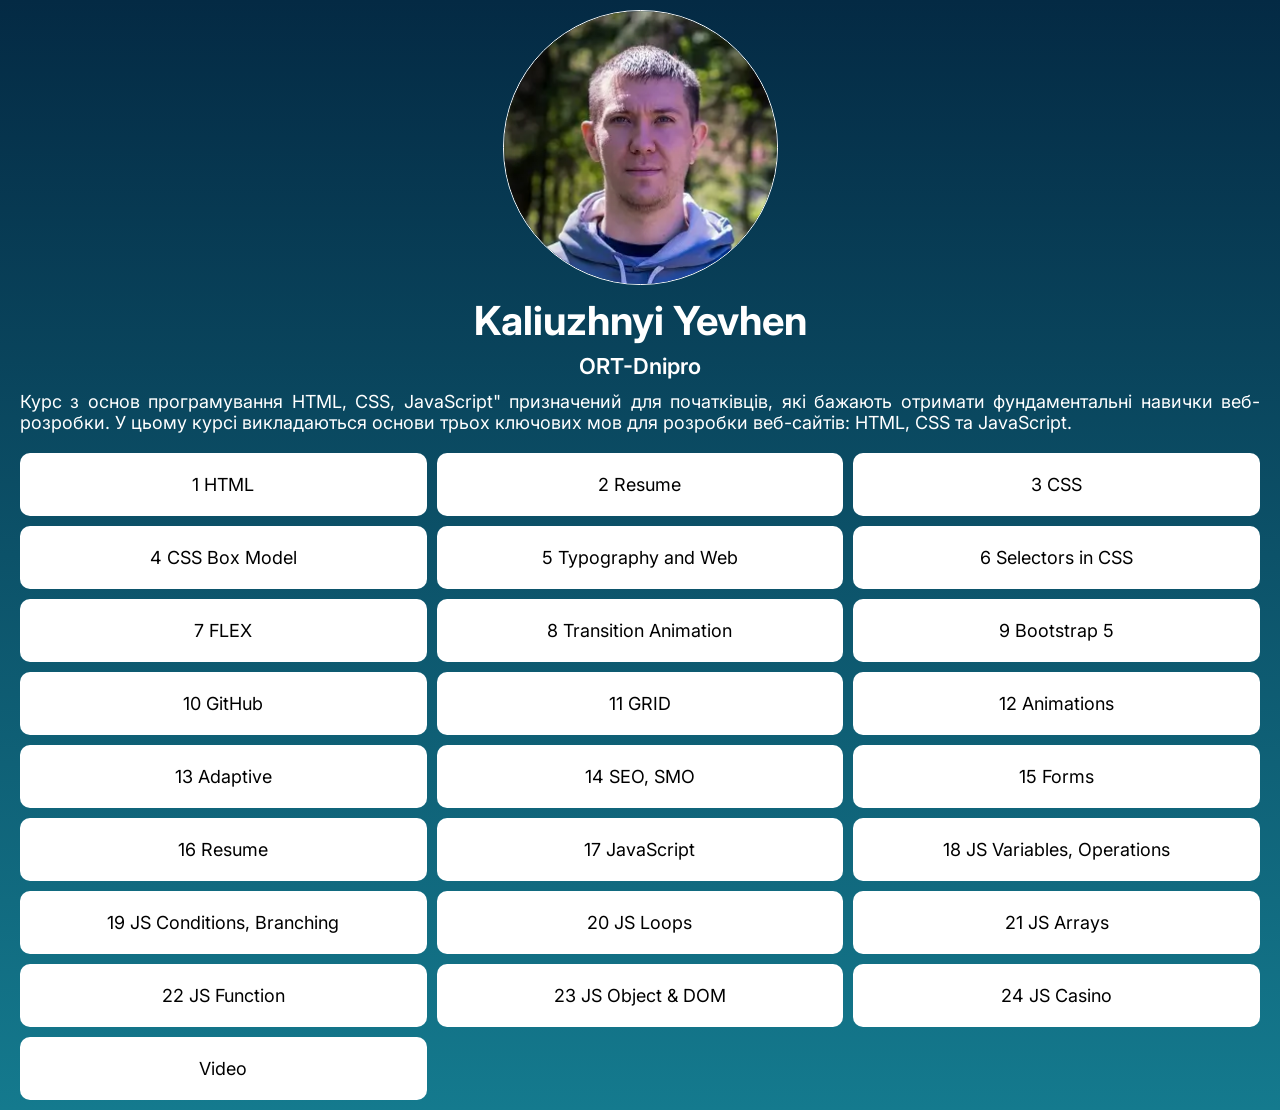
<file: index.html>
<!DOCTYPE html>
<html lang="en">
  <head>
    <meta charset="UTF-8">
    <meta http-equiv="X-UA-Compatible" content="IE=edge">
    <meta name="viewport" content="width=device-width, initial-scale=1.0">
    <meta name="robots" content="noindex, nofollow">
    <title>ORT-Dnipro Home Work</title>
    <link rel="stylesheet" href="css/style.css">
  </head>

  <body>
    <div class="wrapper">
      <header class="header"></header>
      <main class="main">
        <div class="main__container">
          <div class="about about--margin">
            <a href="./" class="about__link">
              <div class="about__img">
                <img src="img/evklzn.webp" alt="Kaliuzhnyi Yevhen photo">
              </div>
            </a>
            <h1 class="about__title">Kaliuzhnyi Yevhen</h1>
            <h2 class="about__subtitle subtitle">ORT-Dnipro</h2>
            <div class="about__text">
              <p>
                Курс з основ програмування HTML, CSS, JavaScript" призначений
                для початківців, які бажають отримати фундаментальні навички
                веб-розробки. У цьому курсі викладаються основи трьох ключових
                мов для розробки веб-сайтів: HTML, CSS та JavaScript.
              </p>
            </div>
          </div>

          <div class="items items--row">
            <a href="lesson01" class="item" target="blank">
              <div class="item__body item__body--column">
                <div class="item__link">1 HTML</div>
              </div>
            </a>

            <a href="lesson02" class="item" target="blank">
              <div class="item__body item__body--column">
                <div class="item__link">2 Resume</div>
              </div>
            </a>

            <a href="lesson03" class="item" target="blank">
              <div class="item__body item__body--column">
                <div class="item__link">3 CSS</div>
              </div>
            </a>

            <a href="lesson04" class="item" target="blank">
              <div class="item__body item__body--column">
                <div class="item__link">4 CSS Box Model</div>
              </div>
            </a>

            <a href="lesson05" class="item" target="blank">
              <div class="item__body item__body--column">
                <div class="item__link">5 Typography and Web</div>
              </div>
            </a>

            <a href="lesson06" class="item" target="blank">
              <div class="item__body item__body--column">
                <div class="item__link">6 Selectors in CSS</div>
              </div>
            </a>

            <a href="lesson07" class="item" target="blank">
              <div class="item__body item__body--column">
                <div class="item__link">7 FLEX</div>
              </div>
            </a>

            <a href="lesson08" class="item" target="blank">
              <div class="item__body item__body--column">
                <div class="item__link">8 Transition Animation</div>
              </div>
            </a>

            <a href="lesson09" class="item" target="blank">
              <div class="item__body item__body--column">
                <div class="item__link">9 Bootstrap 5</div>
              </div>
            </a>

            <a href="lesson10" class="item" target="blank">
              <div class="item__body item__body--column">
                <div class="item__link">10 GitHub</div>
              </div>
            </a>

            <a href="lesson11" class="item" target="blank">
              <div class="item__body item__body--column">
                <div class="item__link">11 GRID</div>
              </div>
            </a>

            <a href="lesson12" class="item" target="blank">
              <div class="item__body item__body--column">
                <div class="item__link">12 Animations</div>
              </div>
            </a>

            <a href="lesson13" class="item" target="blank">
              <div class="item__body item__body--column">
                <div class="item__link">13 Adaptive</div>
              </div>
            </a>

            <a href="lesson14" class="item" target="blank">
              <div class="item__body item__body--column">
                <div class="item__link">14 SEO, SMO</div>
              </div>
            </a>

            <a href="lesson15" class="item" target="blank">
              <div class="item__body item__body--column">
                <div class="item__link">15 Forms</div>
              </div>
            </a>

            <a href="lesson16" class="item" target="blank">
              <div class="item__body item__body--column">
                <div class="item__link">16 Resume</div>
              </div>
            </a>

            <a href="lesson17" class="item" target="blank">
              <div class="item__body item__body--column">
                <div class="item__link">17 JavaScript</div>
              </div>
            </a>

            <a href="lesson18" class="item" target="blank">
              <div class="item__body item__body--column">
                <div class="item__link">18 JS Variables, Operations</div>
              </div>
            </a>

            <a href="lesson19" class="item" target="blank">
              <div class="item__body item__body--column">
                <div class="item__link">19 JS Conditions, Branching</div>
              </div>
            </a>

            <a href="lesson20" class="item" target="blank">
              <div class="item__body item__body--column">
                <div class="item__link">20 JS Loops</div>
              </div>
            </a>

            <a href="lesson21" class="item" target="blank">
              <div class="item__body item__body--column">
                <div class="item__link">21 JS Arrays</div>
              </div>
            </a>

            <a href="lesson22" class="item" target="blank">
              <div class="item__body item__body--column">
                <div class="item__link">22 JS Function</div>
              </div>
            </a>

            <a href="lesson23" class="item" target="blank">
              <div class="item__body item__body--column">
                <div class="item__link">23 JS Object & DOM</div>
              </div>
            </a>

            <a href="lesson24" class="item" target="blank">
              <div class="item__body item__body--column">
                <div class="item__link">24 JS Casino</div>
              </div>
            </a>

            <a
              href="https://www.youtube.com/playlist?list=PLS9lGpungYvZp4MRZH42xHVOM2UXSrjYI"
              class="item"
              target="blank">
              <div class="item__body item__body--column">
                <div class="item__link">Video</div>
              </div>
            </a>
          </div>
        </div>
      </main>
      <footer class="footer"></footer>
    </div>
  </body>
</html>
</file>
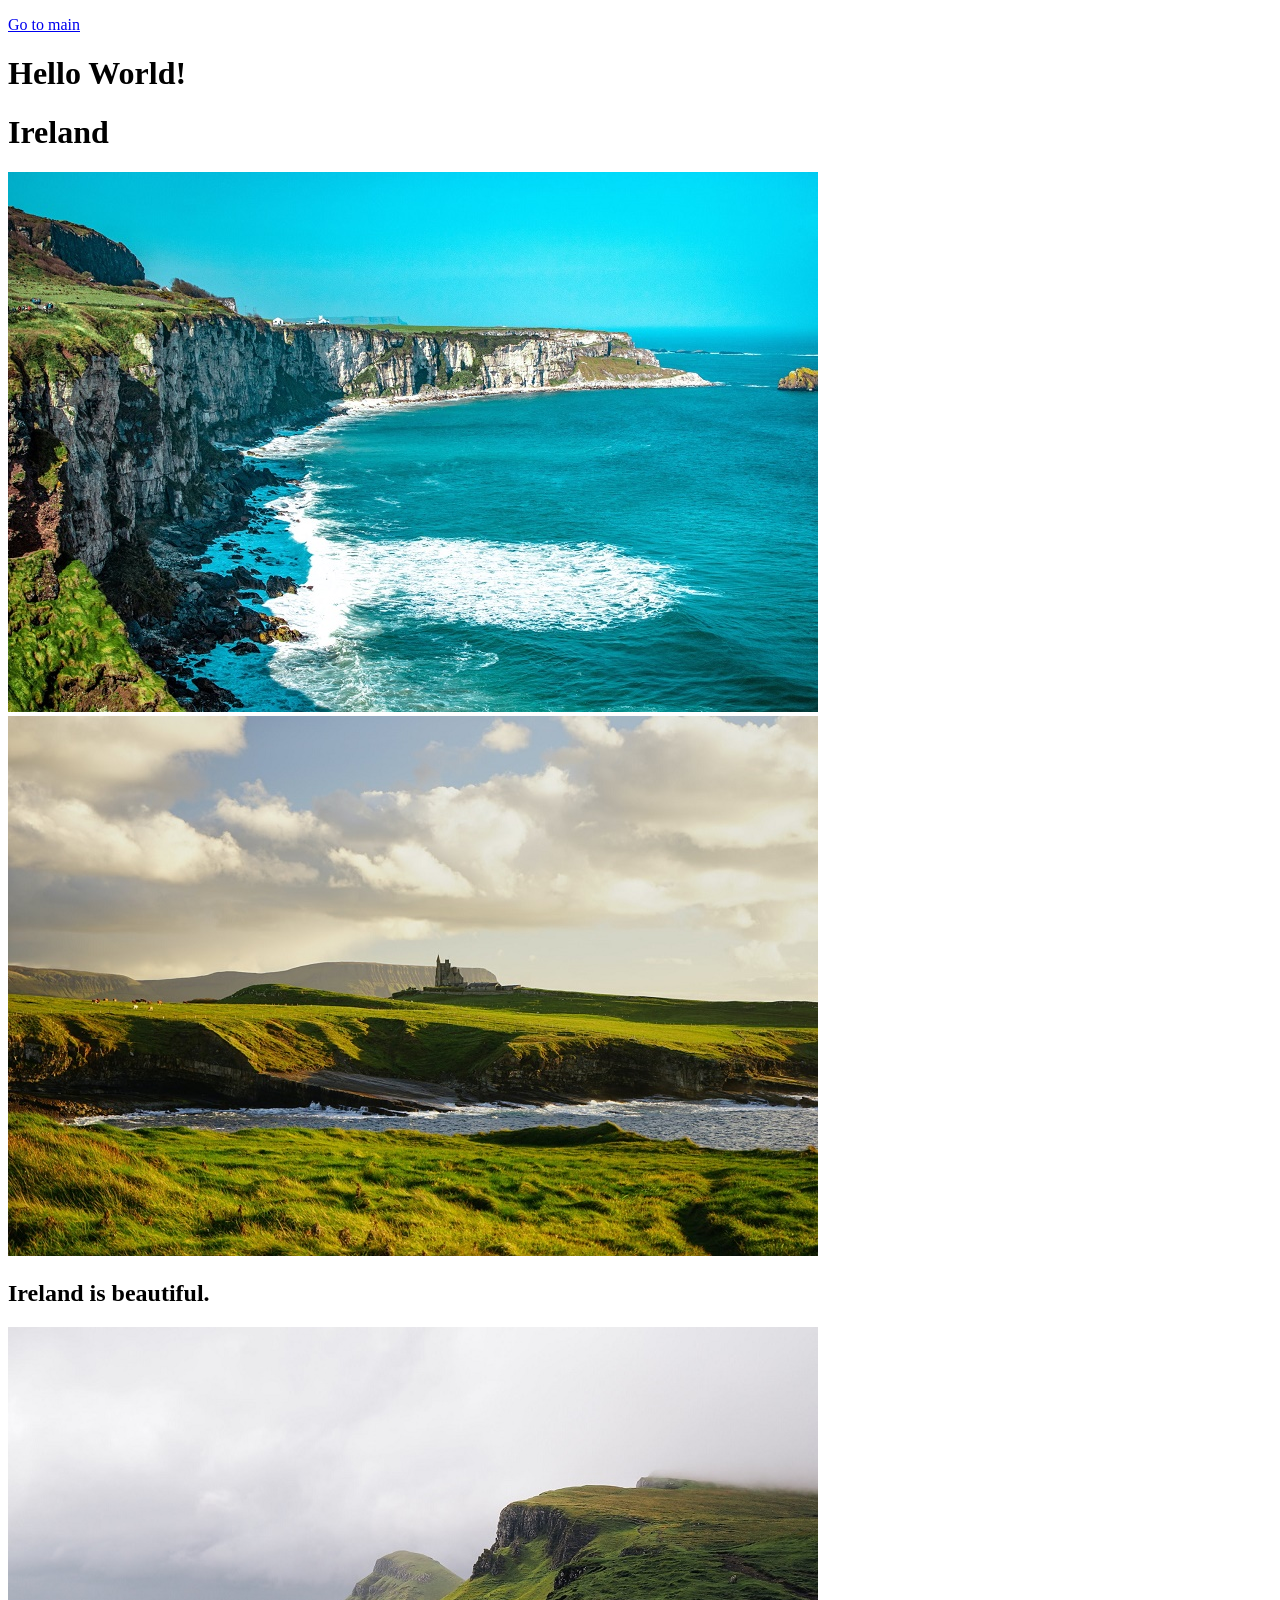
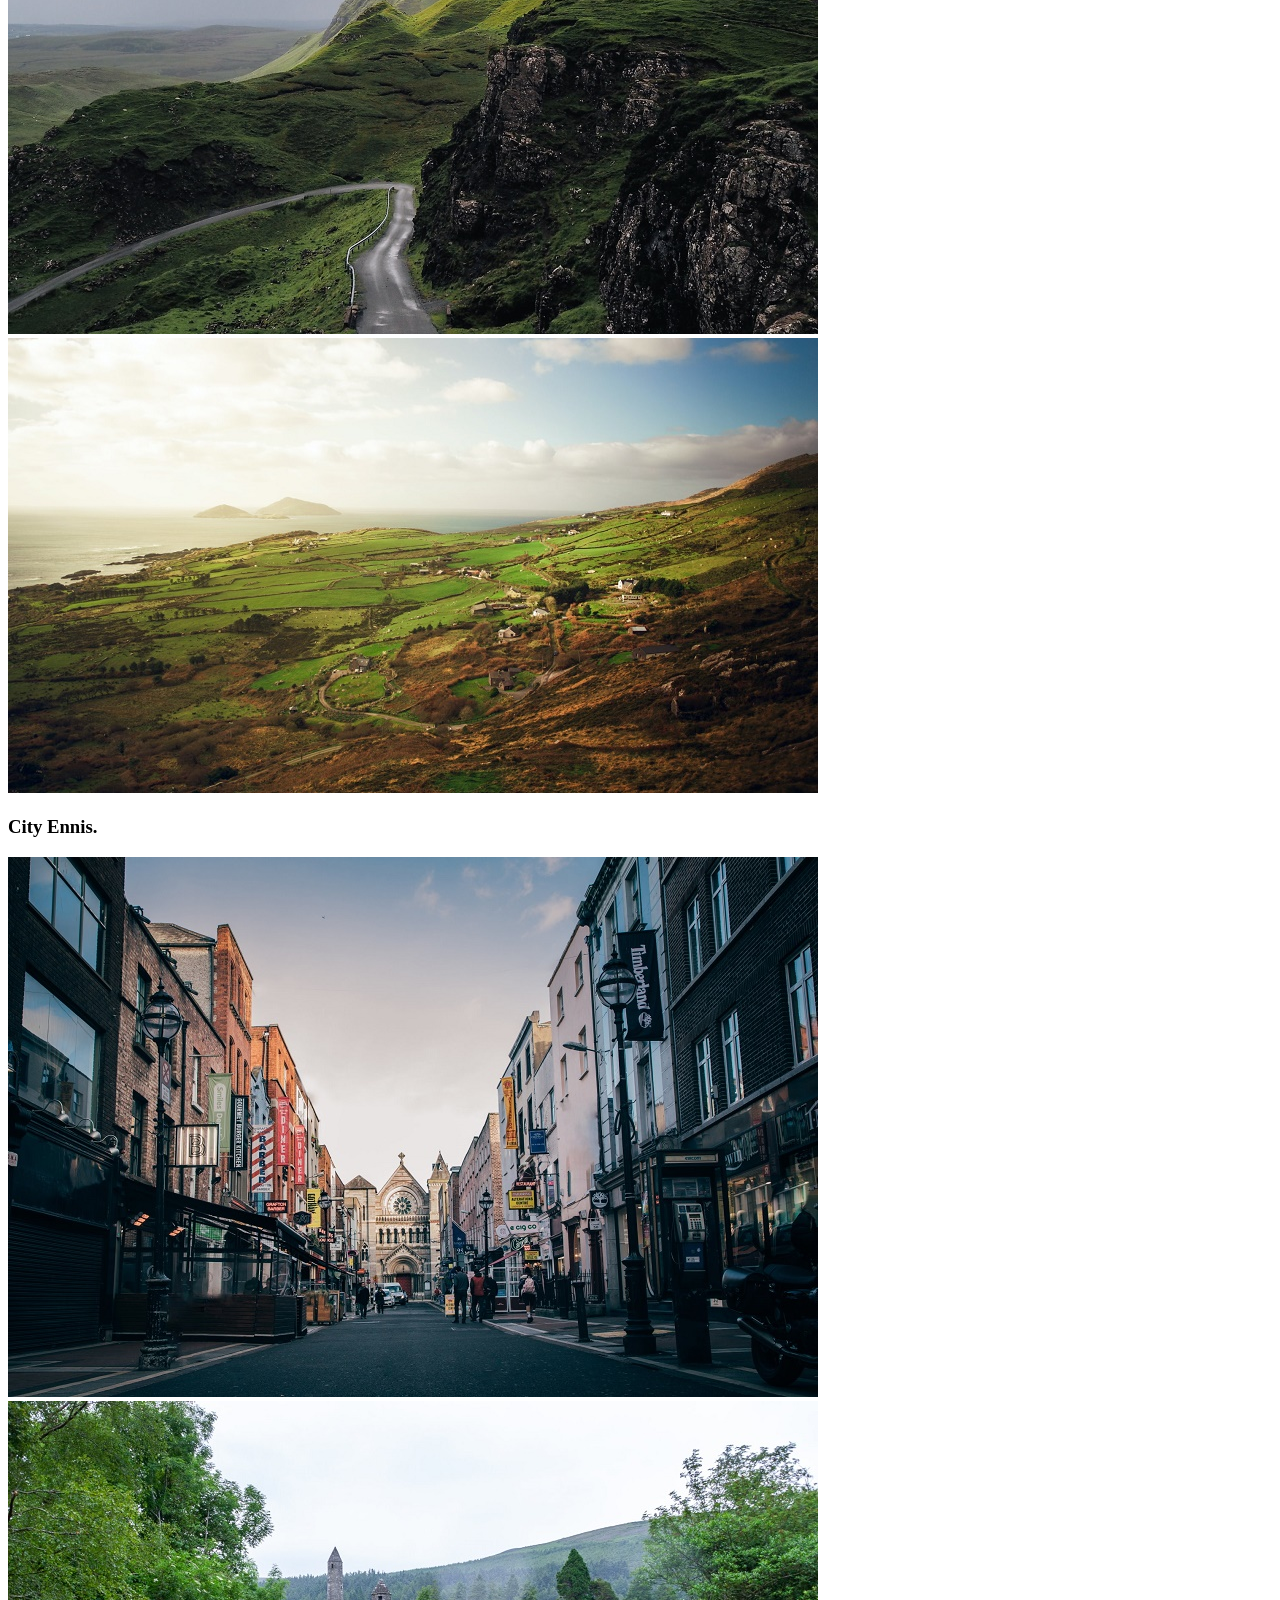
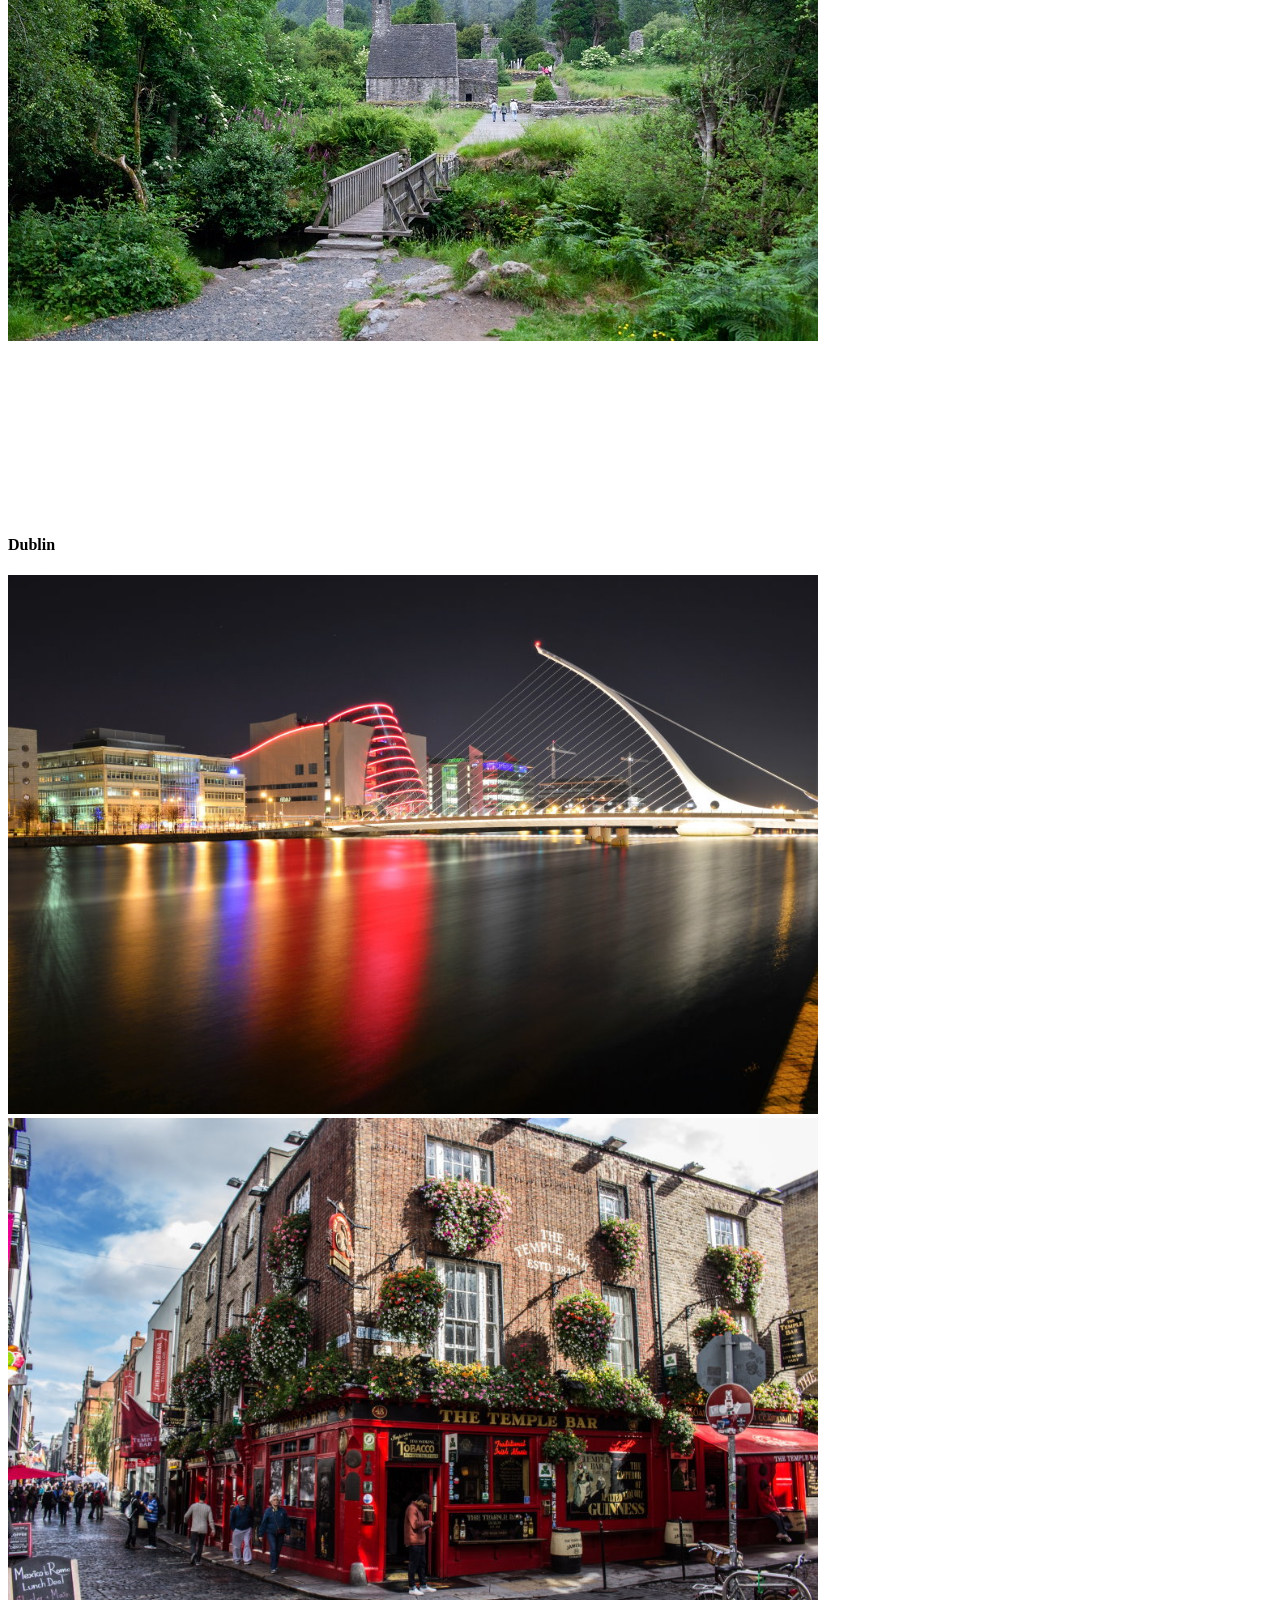
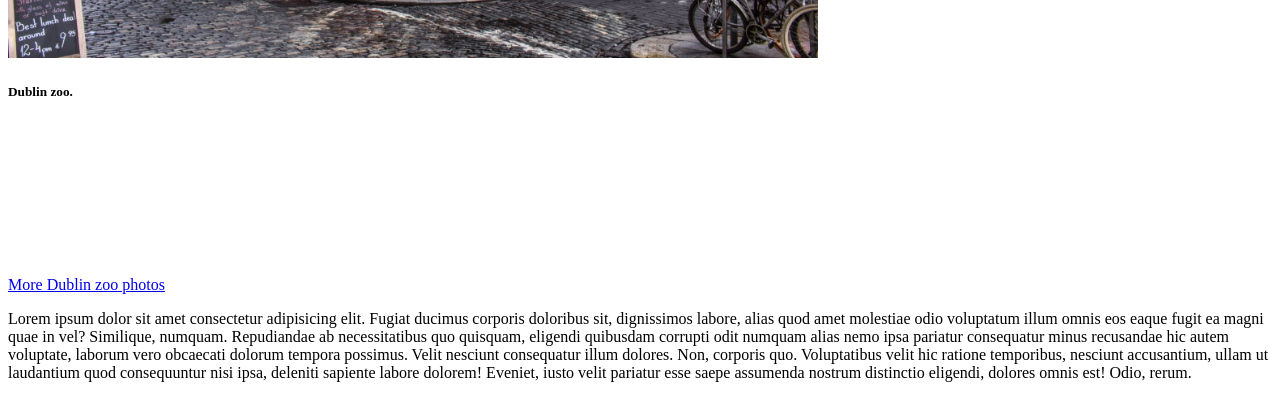
<file: lesson01/index.html>
<!DOCTYPE html>
<html lang="en">
<head>
    <meta charset="UTF-8">
    <meta http-equiv="X-UA-Compatible" content="IE=edge">
    <meta name="viewport" content="width=device-width, initial-scale=1.0">
    <title>Lesson 1</title>
</head>
<body>
        <p> <a href="../index.html">Go to main</a> </p>
    <h1>Hello World!</h1>   
    <h1>Ireland</h1>
    <img width="810" src="./assets/img/1.jpg" alt="">
    <img width="810" src="./assets/img/2.jpg" alt="">
    <h2>Ireland is beautiful.</h2>
    <img width="810" src="./assets/img/3.jpg" alt="">
    <img width="810" src="./assets/img/6.jpg" alt="">  
    <h3>City Ennis.</h3>
    <img width="810" src="./assets/img/5.jpg" alt="">
    <img width="810" src="./assets/img/4.jpg" alt="">
    <P><iframe  src="https://www.youtube.com/embed/guhflFXoU7U" title="YouTube video player" frameborder="0" allow="accelerometer; autoplay; clipboard-write; encrypted-media; gyroscope; picture-in-picture" allowfullscreen></iframe></P>
    <h4>Dublin</h4>
    <img width="810" src="./assets/img/7.jpg" alt="">
    <img width="810" src="./assets/img/8.jpg" alt="">
    <h5>Dublin zoo.</h5>
    <iframe src="https://www.youtube.com/embed/K1cuX93ou5s" title="YouTube video player" frameborder="0" allow="accelerometer; autoplay; clipboard-write; encrypted-media; gyroscope; picture-in-picture" allowfullscreen></iframe>
    <div><a href="https://www.google.com/search?q=dublin+zoo&newwindow=1&sxsrf=ALiCzsakNIMlwM7j2prACtB8K8rIaw7CyQ:1654334282885&source=lnms&tbm=isch&sa=X&ved=2ahUKEwifpJW6u5P4AhXO-ioKHSe6A0wQ_AUoAnoECAIQBA&biw=1920&bih=937&dpr=1">More Dublin zoo photos</a></div>
    <p>Lorem ipsum dolor sit amet consectetur adipisicing elit. Fugiat ducimus corporis doloribus sit, dignissimos labore, alias quod amet molestiae odio voluptatum illum omnis eos eaque fugit ea magni quae in vel? Similique, numquam. Repudiandae ab necessitatibus quo quisquam, eligendi quibusdam corrupti odit numquam alias nemo ipsa pariatur consequatur minus recusandae hic autem voluptate, laborum vero obcaecati dolorum tempora possimus. Velit nesciunt consequatur illum dolores. Non, corporis quo. Voluptatibus velit hic ratione temporibus, nesciunt accusantium, ullam ut laudantium quod consequuntur nisi ipsa, deleniti sapiente labore dolorem! Eveniet, iusto velit pariatur esse saepe assumenda nostrum distinctio eligendi, dolores omnis est! Odio, rerum.</p>
</body>
</html>
</file>
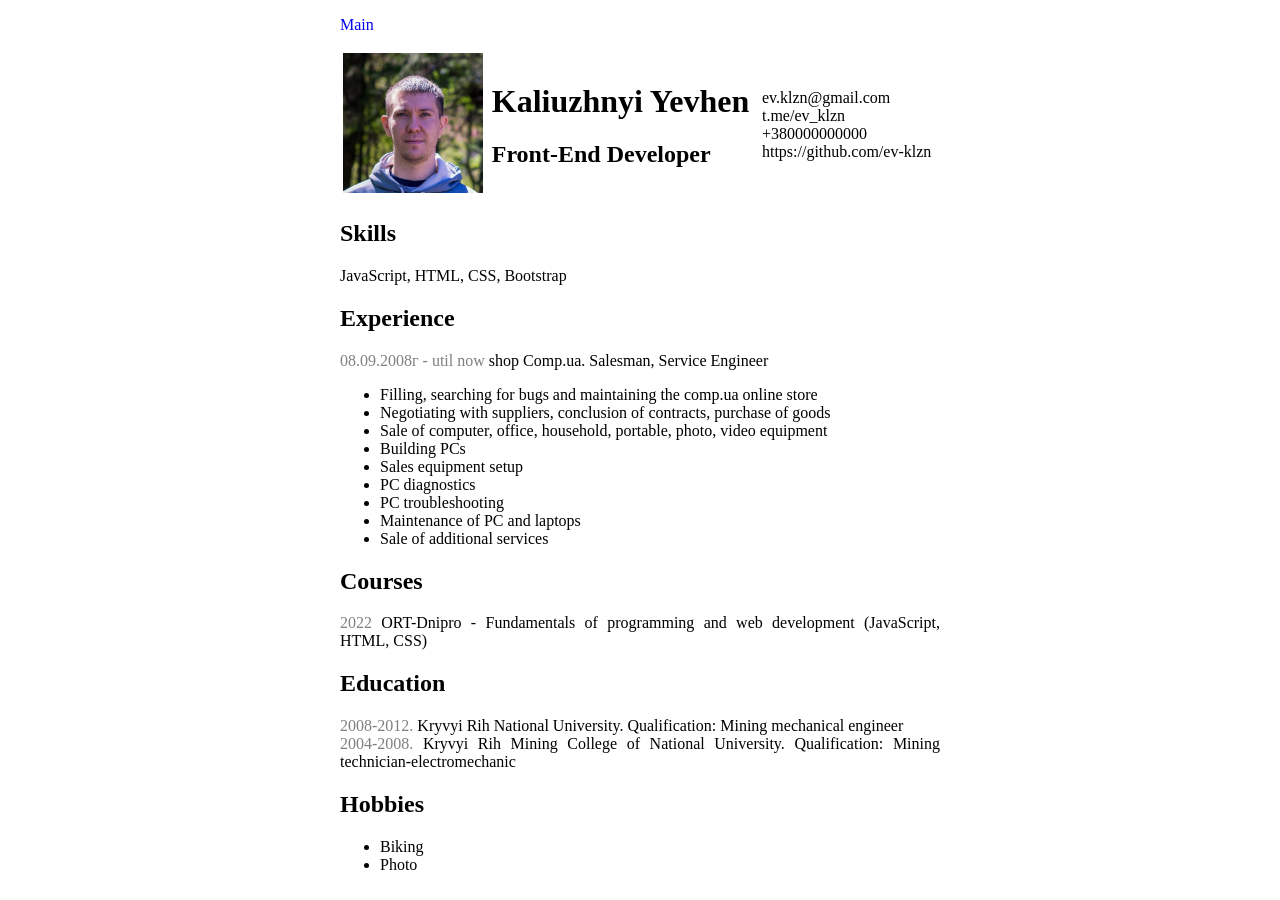
<file: lesson02/index.html>
<!DOCTYPE html>
<html lang="en">
<head>
    <meta charset="UTF-8">
    <meta http-equiv="X-UA-Compatible" content="IE=edge">
    <meta name="viewport" content="width=device-width, initial-scale=1.0">
    <title>Lesson 2</title>
    <link rel="stylesheet" href="./assets/css/style.css">
</head>
<body>
    <p> <a href="../">Main</a> </p>
    <table>
        <tbody>
            <tr>    
                <td><img width="140" src="./assets/img/portrait.jpg" alt=""></td>
                <td>
                    <h1>Kaliuzhnyi Yevhen</h1>
                    <h2>Front-End Developer</h2>
                </td>
                <td>
                    <div>ev.klzn@gmail.com</div>
                    <div>t.me/ev_klzn</div>
                    <div>+380000000000</div>
                    <div>https://github.com/ev-klzn</div>
                </td>
            </tr>
        </tbody>
    </table>
    <h2>Skills</h2>
    <div>JavaScript, HTML, CSS, Bootstrap</div>
    <h2>Experience</h2>
    <div><span class="grey">08.09.2008г - util now </span>shop Comp.ua. Salesman, Service Engineer</div>
        <ul>
            <li>Filling, searching for bugs and maintaining the comp.ua online store</li>
            <li>Negotiating with suppliers, conclusion of contracts, purchase of goods</li>
            <li>Sale of computer, office, household, portable, photo, video equipment</li>
            <li>Building PCs</li>
            <li>Sales equipment setup</li>
            <li>PC diagnostics</li>
            <li>PC troubleshooting</li>
            <li>Maintenance of PC and laptops</li>
            <li>Sale of additional services</li>
        </ul>
    <h2>Courses</h2>
    <div><span class="grey">2022</span> ORT-Dnipro - Fundamentals of programming and web development (JavaScript, HTML, CSS)
    </div>
    <h2>Education</h2>
        <div><span class="grey">2008-2012.</span> Kryvyi Rih National University. Qualification: Mining mechanical engineer</div>
        <div><span class="grey">2004-2008.</span> Kryvyi Rih Mining College of National University. Qualification: Mining technician-electromechanic</div>
    <h2>Hobbies</h2>
        <ul>
            <li>Biking</li>
            <li>Photo</li>
        </ul>
</body>
</html>
</file>
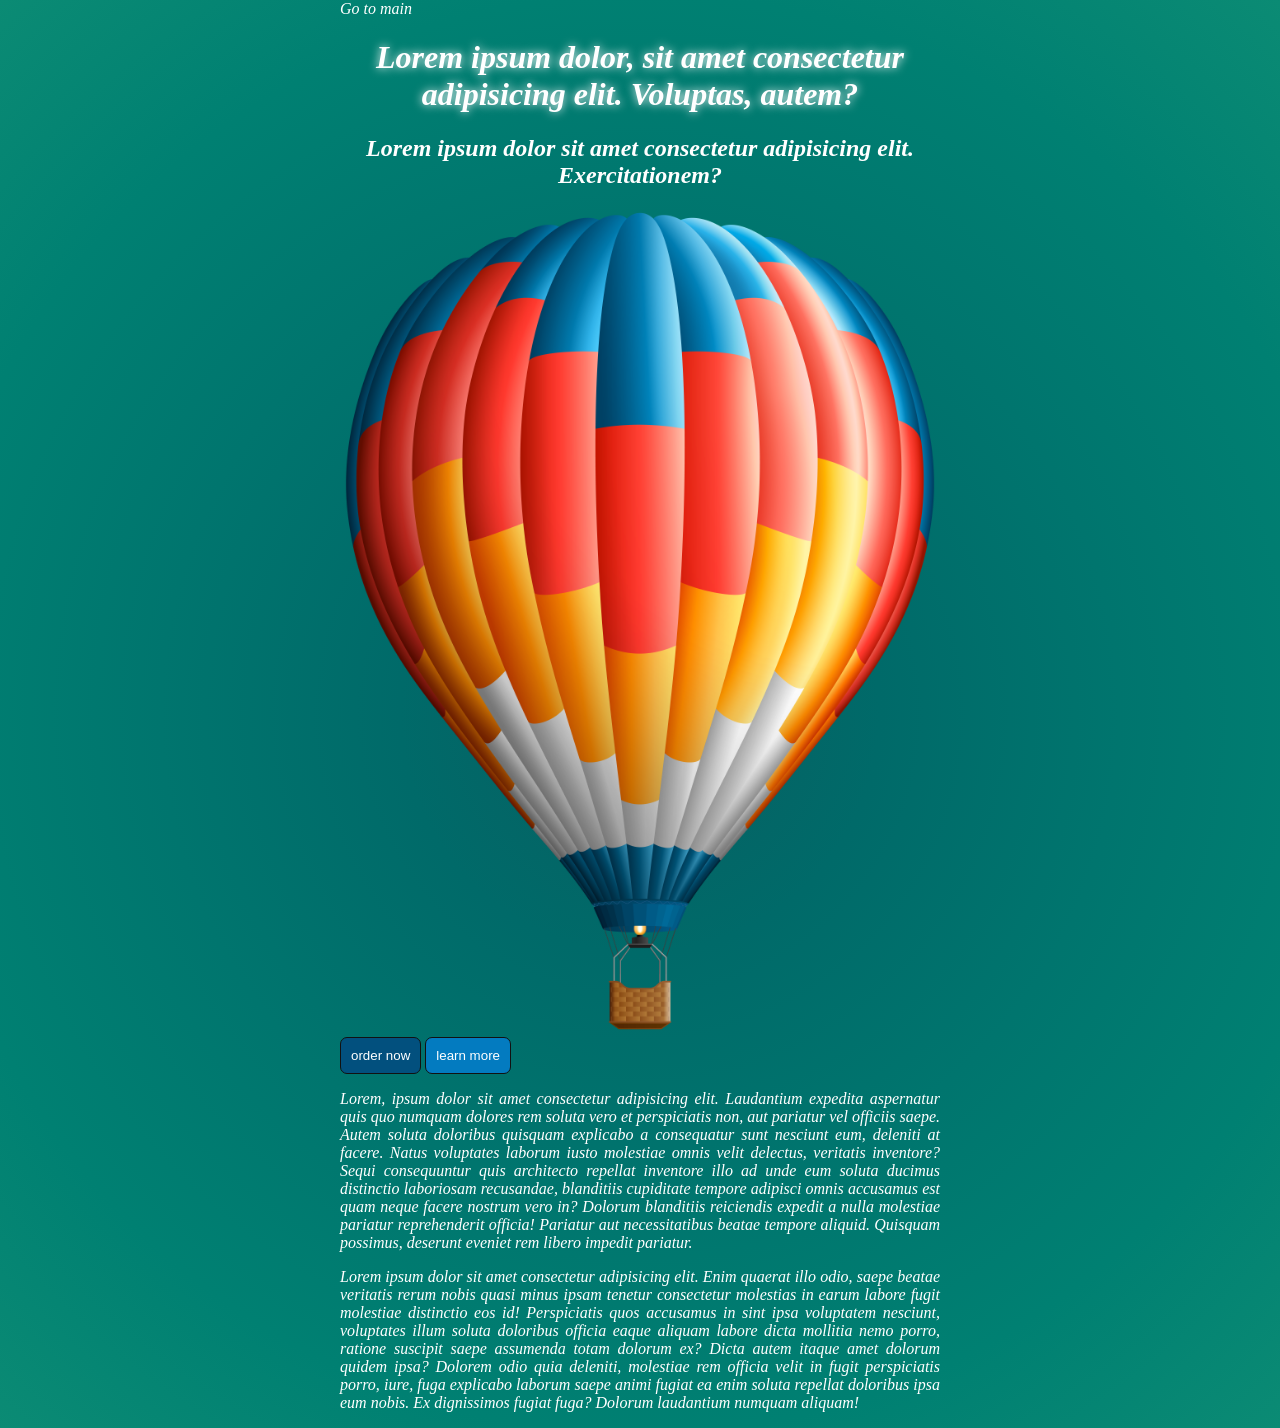
<file: lesson03/index.html>
<!DOCTYPE html>
<html lang="en">
<head>
    <meta charset="UTF-8">
    <meta http-equiv="X-UA-Compatible" content="IE=edge">
    <meta name="viewport" content="width=device-width, initial-scale=1.0">
    <title>Lesson 3</title>
    <link rel="stylesheet" href="./assets/css/style.css">
</head>
<body>
    <div> <a href="../index.html">Go to main</a> </div>
            
    <h1>Lorem ipsum dolor, sit amet consectetur adipisicing elit. Voluptas, autem?</h1>
    <h2>Lorem ipsum dolor sit amet consectetur adipisicing elit. Exercitationem?</h2>
            
    <div> <img width="600" src="./assets/img/anyrgb.com.png" alt=""> </div>
        <button class="but1" >order now</button>
        <button class="but2" >learn more</button>

    <p>Lorem, ipsum dolor sit amet consectetur adipisicing elit. Laudantium expedita aspernatur quis quo numquam dolores rem soluta vero et perspiciatis non, aut pariatur vel officiis saepe. Autem soluta doloribus quisquam explicabo a consequatur sunt nesciunt eum, deleniti at facere. Natus voluptates laborum iusto molestiae omnis velit delectus, veritatis inventore? Sequi consequuntur quis architecto repellat inventore illo ad unde eum soluta ducimus distinctio laboriosam recusandae, blanditiis cupiditate tempore adipisci omnis accusamus est quam neque facere nostrum vero in? Dolorum blanditiis reiciendis expedit a nulla molestiae pariatur reprehenderit officia! Pariatur aut necessitatibus beatae tempore aliquid. Quisquam possimus, deserunt eveniet rem libero impedit pariatur.</p>
    
    <p>Lorem ipsum dolor sit amet consectetur adipisicing elit. Enim quaerat illo odio, saepe beatae veritatis rerum nobis quasi minus ipsam tenetur consectetur molestias in earum labore fugit molestiae distinctio eos id! Perspiciatis quos accusamus in sint ipsa voluptatem nesciunt, voluptates illum soluta doloribus officia eaque aliquam labore dicta mollitia nemo porro, ratione suscipit saepe assumenda totam dolorum ex? Dicta autem itaque amet dolorum quidem ipsa? Dolorem odio quia deleniti, molestiae rem officia velit in fugit perspiciatis porro, iure, fuga explicabo laborum saepe animi fugiat ea enim soluta repellat doloribus ipsa eum nobis. Ex dignissimos fugiat fuga? Dolorum laudantium numquam aliquam!</p>
</body>
</html>
</file>
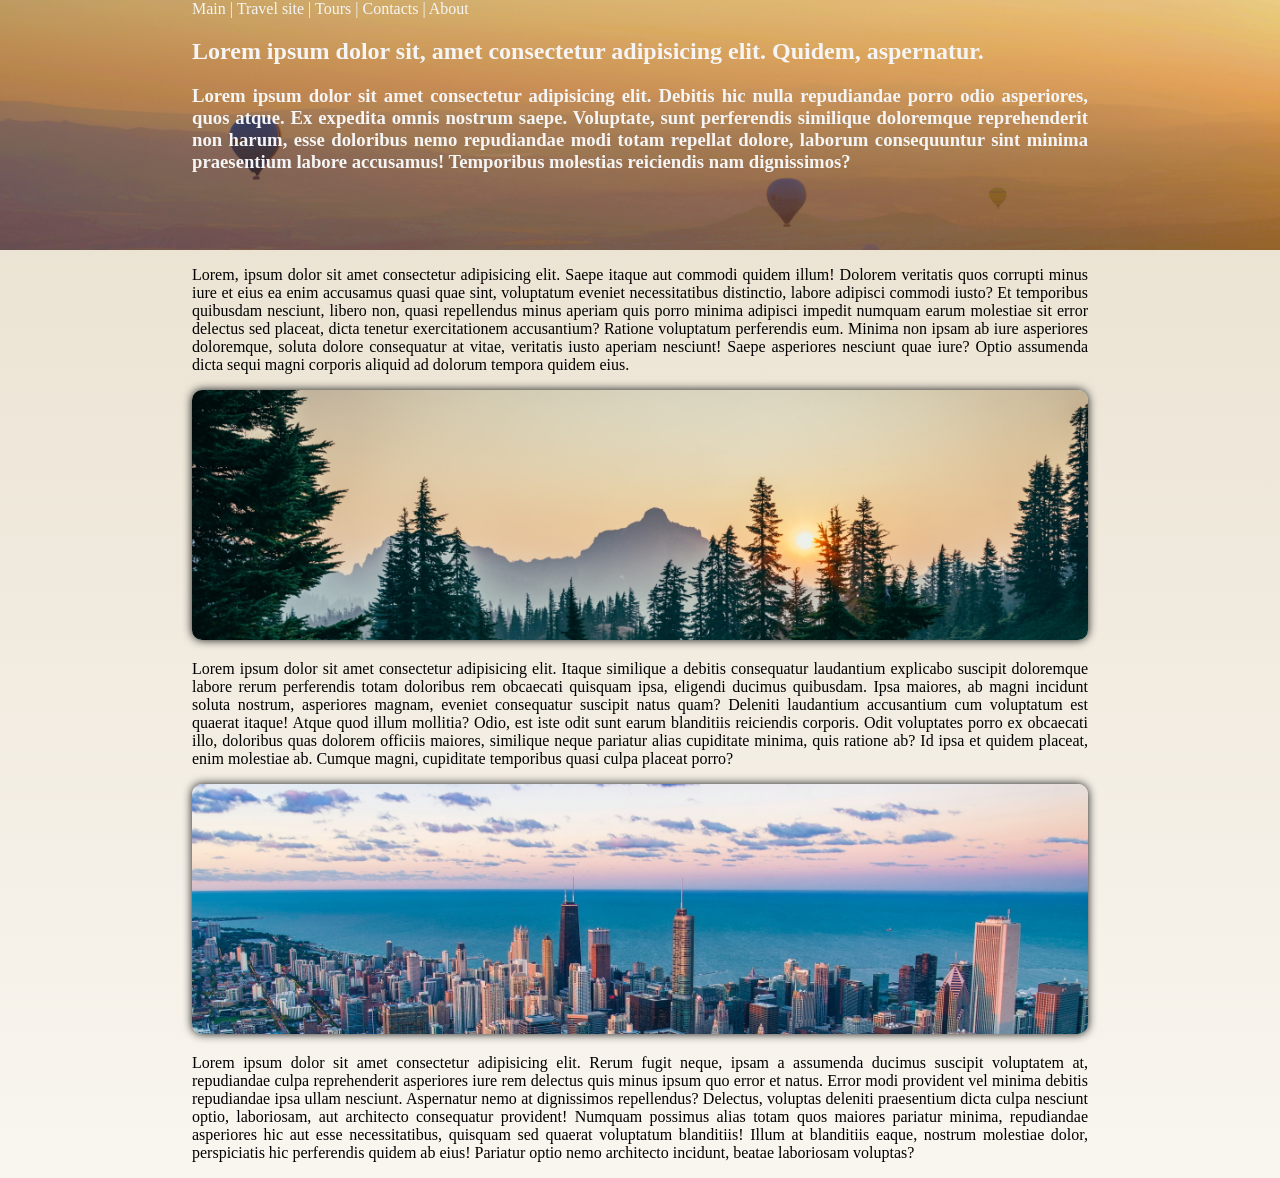
<file: lesson04/index.html>
<!DOCTYPE html>
<html lang="en">
<head>
    <meta charset="UTF-8">
    <meta http-equiv="X-UA-Compatible" content="IE=edge">
    <meta name="viewport" content="width=device-width, initial-scale=1.0">
    <title>Lesson 4</title>
    <link rel="stylesheet" href="./assets/css/style.css">
</head>
<body>
    <article>   
        <div class="container"> 
                <a href="../">Main</a> |
                <a href="./">Travel site</a> |
                <a href="./tours.html">Tours</a> |
                <a href="./Contacts.html">Contacts</a> |
                <a href="./About.html">About</a>
                <h1>Lorem ipsum dolor sit, amet consectetur adipisicing elit. Quidem, aspernatur.</h1>
                <h3>Lorem ipsum dolor sit amet consectetur adipisicing elit. Debitis hic nulla repudiandae porro odio asperiores, quos atque. Ex expedita omnis nostrum saepe. Voluptate, sunt perferendis similique doloremque reprehenderit non harum, esse doloribus nemo repudiandae modi totam repellat dolore, laborum consequuntur sint minima praesentium labore accusamus! Temporibus molestias reiciendis nam dignissimos?</h3>
        </div>
    </article>
        <div class="container">       
            <p>Lorem, ipsum dolor sit amet consectetur adipisicing elit. Saepe itaque aut commodi quidem illum! Dolorem veritatis quos corrupti minus iure et eius ea enim accusamus quasi quae sint, voluptatum eveniet necessitatibus distinctio, labore adipisci commodi iusto? Et temporibus quibusdam nesciunt, libero non, quasi repellendus minus aperiam quis porro minima adipisci impedit numquam earum molestiae sit error delectus sed placeat, dicta tenetur exercitationem accusantium? Ratione voluptatum perferendis eum. Minima non ipsam ab iure asperiores doloremque, soluta dolore consequatur at vitae, veritatis iusto aperiam nesciunt! Saepe asperiores nesciunt quae iure? Optio assumenda dicta sequi magni corporis aliquid ad dolorum tempora quidem eius.</p>
            
            <img src="./assets/img/forest.jpg" alt="">

            <p>Lorem ipsum dolor sit amet consectetur adipisicing elit. Itaque similique a debitis consequatur laudantium explicabo suscipit doloremque labore rerum perferendis totam doloribus rem obcaecati quisquam ipsa, eligendi ducimus quibusdam. Ipsa maiores, ab magni incidunt soluta nostrum, asperiores magnam, eveniet consequatur suscipit natus quam? Deleniti laudantium accusantium cum voluptatum est quaerat itaque! Atque quod illum mollitia? Odio, est iste odit sunt earum blanditiis reiciendis corporis. Odit voluptates porro ex obcaecati illo, doloribus quas dolorem officiis maiores, similique neque pariatur alias cupiditate minima, quis ratione ab? Id ipsa et quidem placeat, enim molestiae ab. Cumque magni, cupiditate temporibus quasi culpa placeat porro?</p>
   
            <img src="./assets/img/sity.jpg" alt="">

            <p>Lorem ipsum dolor sit amet consectetur adipisicing elit. Rerum fugit neque, ipsam a assumenda ducimus suscipit voluptatem at, repudiandae culpa reprehenderit asperiores iure rem delectus quis minus ipsum quo error et natus. Error modi provident vel minima debitis repudiandae ipsa ullam nesciunt. Aspernatur nemo at dignissimos repellendus? Delectus, voluptas deleniti praesentium dicta culpa nesciunt optio, laboriosam, aut architecto consequatur provident! Numquam possimus alias totam quos maiores pariatur minima, repudiandae asperiores hic aut esse necessitatibus, quisquam sed quaerat voluptatum blanditiis! Illum at blanditiis eaque, nostrum molestiae dolor, perspiciatis hic perferendis quidem ab eius! Pariatur optio nemo architecto incidunt, beatae laboriosam voluptas?</p>
        </div>
</body>
</html>
</file>
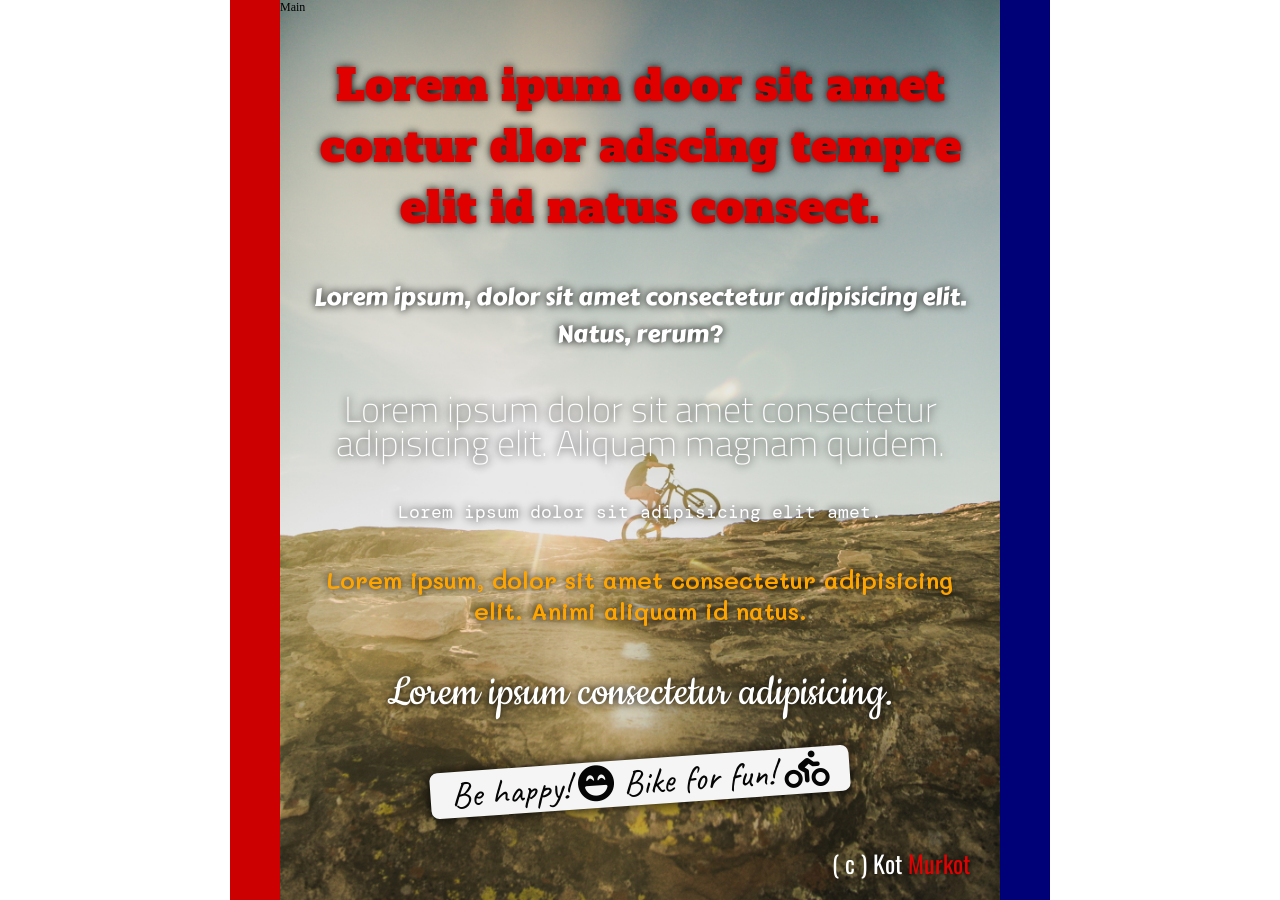
<file: lesson05/index.html>
<!DOCTYPE html>
<html lang="en">
<head>
    <meta charset="UTF-8">
    <meta http-equiv="X-UA-Compatible" content="IE=edge">
    <meta name="viewport" content="width=device-width, initial-scale=1.0">
    <title>Lesson 5</title>
    <link rel="stylesheet" href="./assets/css/style.css">

    <link rel="stylesheet" href="https://cdnjs.cloudflare.com/ajax/libs/font-awesome/6.1.1/css/all.min.css" integrity="sha512-KfkfwYDsLkIlwQp6LFnl8zNdLGxu9YAA1QvwINks4PhcElQSvqcyVLLD9aMhXd13uQjoXtEKNosOWaZqXgel0g==" crossorigin="anonymous" referrerpolicy="no-referrer" />

    <link href="https://fonts.googleapis.com/css2?family=Alfa+Slab+One&family=Cairo&family=Carter+One&family=Caveat:wght@600&family=Cookie&family=DM+Mono&family=Mali&family=Oswald&display=swap" rel="stylesheet">

</head>
<body>
    <article class="container">
        <a href="../index.html">Main</a>

        <h1 class="a1">
            Lorem ipum door sit amet contur dlor adscing tempre elit id natus consect.
        </h1>

        <div class="a2">
            Lorem ipsum, dolor sit amet consectetur adipisicing elit. Natus, rerum?
        </div>

        <div class="a3">
            Lorem ipsum dolor sit amet consectetur adipisicing elit. Aliquam magnam quidem.
        </div>

        <div class="a4">
            Lorem ipsum dolor sit adipisicing elit amet.
        </div>

        <div class="a5">
            Lorem ipsum, dolor sit amet consectetur adipisicing elit. Animi aliquam id natus.
        </div>

        <div class="a6">
            Lorem ipsum consectetur adipisicing.
        </div>
        
        <div class="a7">
            Be happy! <i class="fa-solid fa-face-laugh-beam"></i> Bike for fun! <i class="fa-solid fa-person-biking"></i>
        </div>

        <div class="a8">
             ( c ) Kot <span class="bazilio">Murkot</span> 
        </div>

    </article>
</body>
</html>
</file>
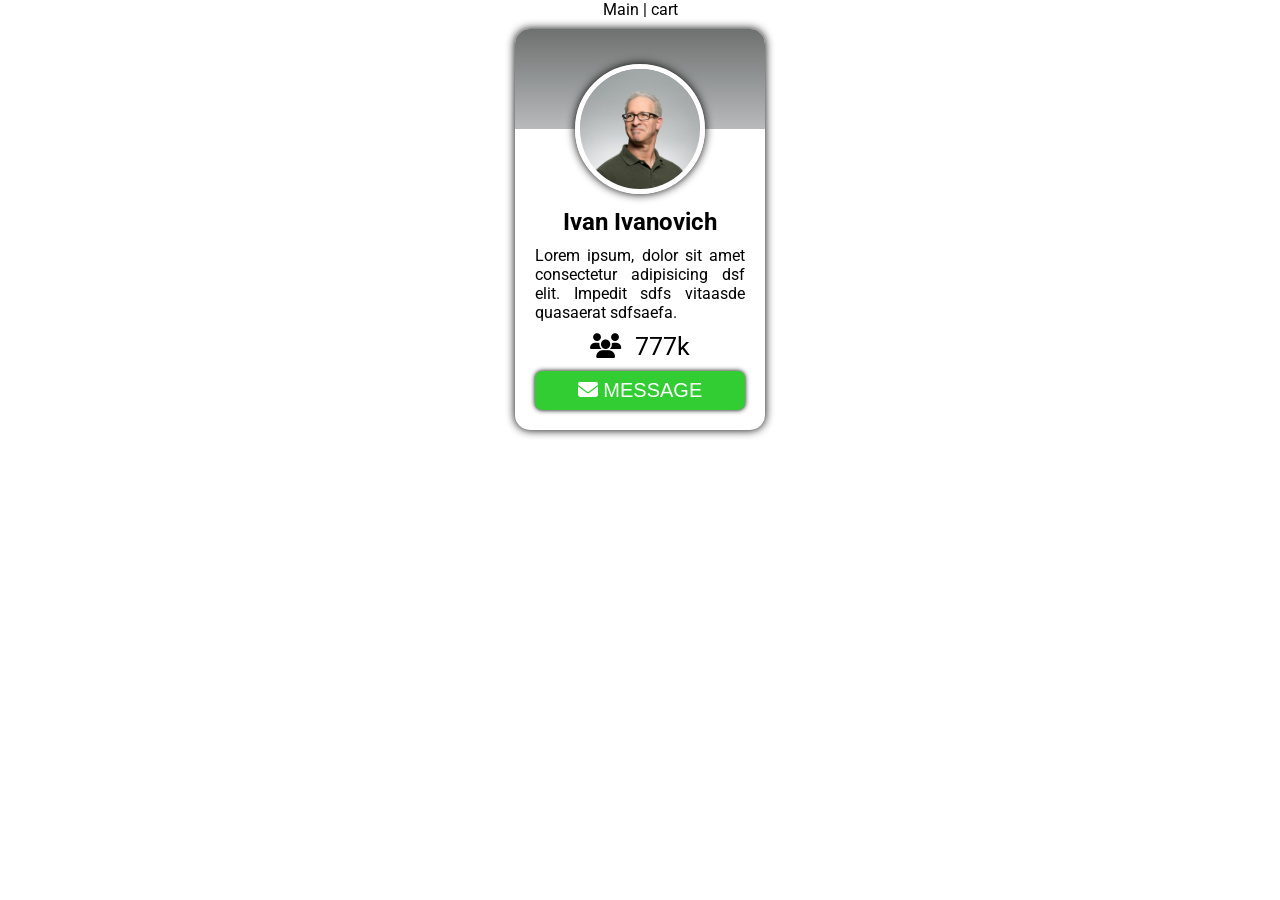
<file: lesson06/index.html>
<!DOCTYPE html>
<html lang="en">
<head>
    <meta charset="UTF-8">
    <meta http-equiv="X-UA-Compatible" content="IE=edge">
    <meta name="viewport" content="width=device-width, initial-scale=1.0">
    <title>Lesson 6</title>
    <link href="https://fonts.googleapis.com/css2?family=Roboto&display=swap" rel="stylesheet">
    <link rel="stylesheet" href="https://cdnjs.cloudflare.com/ajax/libs/font-awesome/6.1.1/css/all.min.css" integrity="sha512-KfkfwYDsLkIlwQp6LFnl8zNdLGxu9YAA1QvwINks4PhcElQSvqcyVLLD9aMhXd13uQjoXtEKNosOWaZqXgel0g==" crossorigin="anonymous" referrerpolicy="no-referrer" />
    <link rel="stylesheet" href="./assets/css/style.css">
</head>
<body>
    <header>
        <a href="../index.html">Main</a> |
        <a href="./cart.html">cart</a>
    </header>
    <div class="component">
        <div class="bg">

        </div>
                <img class="img" src="./assets/img/portrait.jpg" alt="">
        <h2>Ivan Ivanovich</h2>
        <p>Lorem ipsum, dolor sit amet consectetur adipisicing dsf elit. Impedit sdfs vitaasde quasaerat sdfsaefa.</p>
        <div class="people">
            <span><i class="fa-solid fa-users"></i></span>
            <span>777k</span> 
        </div>
        <button>
            <span><i class="fa-solid fa-envelope"></i> MESSAGE</span>
        </button>
    </div>
</body>
</html>
</file>
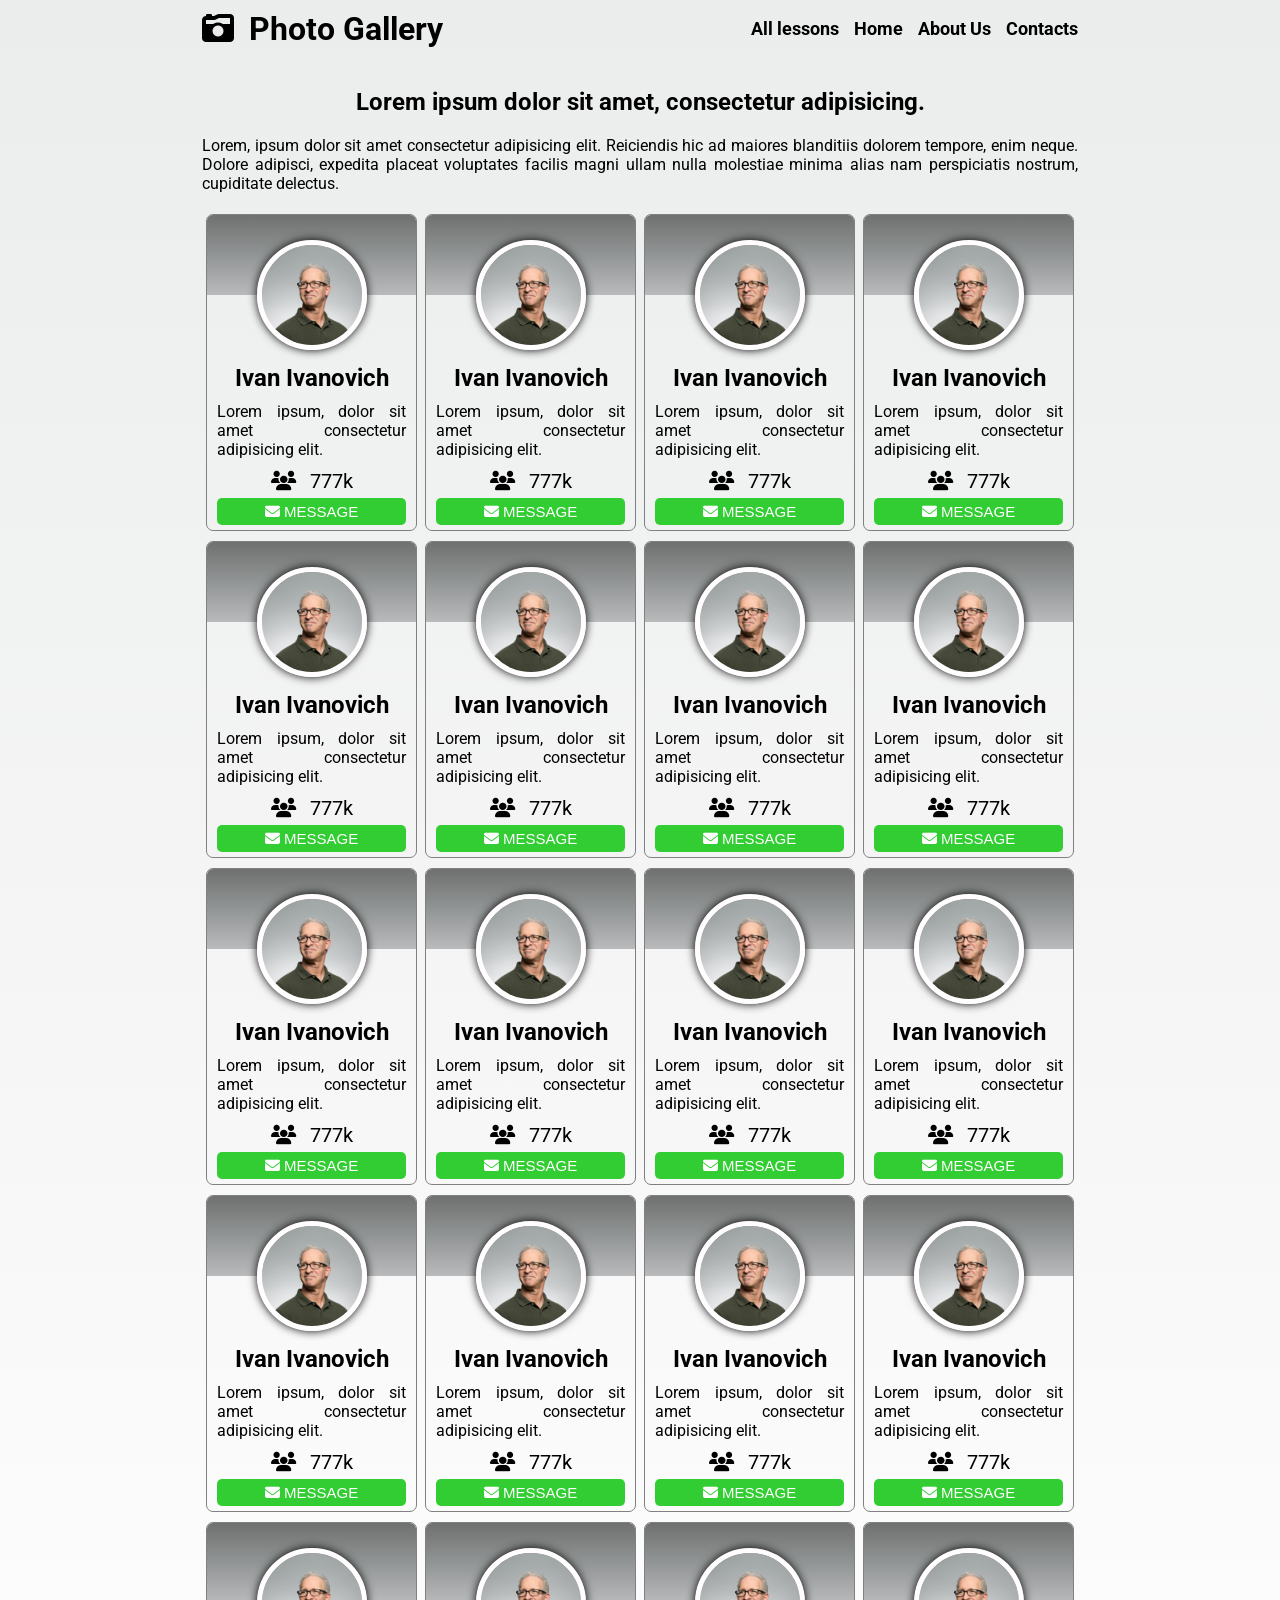
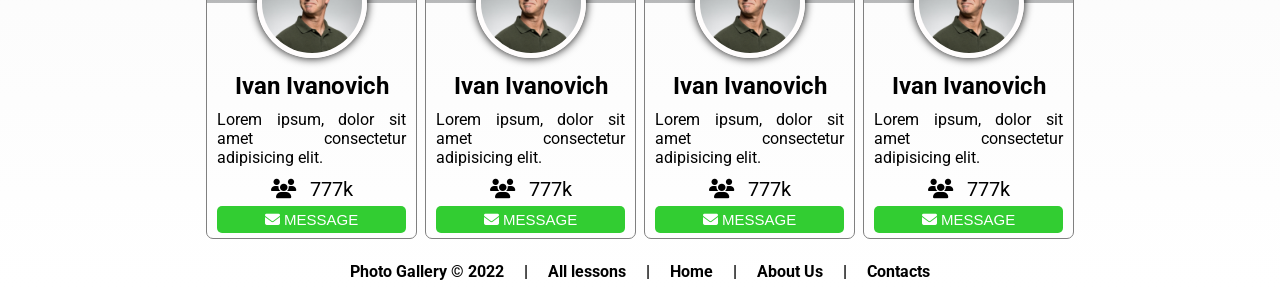
<file: lesson07/index.html>
<!DOCTYPE html>
<html lang="en">
<head>
    <meta charset="UTF-8">
    <meta http-equiv="X-UA-Compatible" content="IE=edge">
    <meta name="viewport" content="width=device-width, initial-scale=1.0">
    <link rel="stylesheet" href="./assets/css/style.css">
    <link href="https://fonts.googleapis.com/css2?family=Roboto&display=swap" rel="stylesheet">
    <link rel="stylesheet" href="https://cdnjs.cloudflare.com/ajax/libs/font-awesome/6.1.1/css/all.min.css" integrity="sha512-KfkfwYDsLkIlwQp6LFnl8zNdLGxu9YAA1QvwINks4PhcElQSvqcyVLLD9aMhXd13uQjoXtEKNosOWaZqXgel0g==" crossorigin="anonymous" referrerpolicy="no-referrer" />
    <title>Lesson 7</title>
</head>
<body>
    <div class="container">
        <header>
            <span><i class="fa-solid fa-camera-retro"></i></span>
            <span>Photo Gallery</span>
            <a href="../">All lessons</a>
            <a href="">Home</a>
            <a href="">About Us</a>
            <a href="">Contacts</a>
        </header>        
        <main>
            <h2>Lorem ipsum dolor sit amet, consectetur adipisicing.</h2>
            <p>Lorem, ipsum dolor sit amet consectetur adipisicing elit. Reiciendis hic ad maiores blanditiis dolorem tempore, enim neque. Dolore adipisci, expedita placeat voluptates facilis magni ullam nulla molestiae minima alias nam perspiciatis nostrum, cupiditate delectus.</p>
            <div class="profile_list">
                <div class="component">
                    <div class="bg">
            
                    </div>
                            <img class="img" src="./assets/img/portrait.jpg" alt="">
                    <h2>Ivan Ivanovich</h2>
                    <p>Lorem ipsum, dolor sit amet consectetur adipisicing elit.</p>
                    <div class="people">
                        <span><i class="fa-solid fa-users"></i></span>
                        <span>777k</span> 
                    </div>
                    <button>
                        <span><i class="fa-solid fa-envelope"></i> MESSAGE</span>
                    </button>
                </div>
                <div class="component">
                    <div class="bg">
            
                    </div>
                            <img class="img" src="./assets/img/portrait.jpg" alt="">
                    <h2>Ivan Ivanovich</h2>
                    <p>Lorem ipsum, dolor sit amet consectetur adipisicing elit.</p>
                    <div class="people">
                        <span><i class="fa-solid fa-users"></i></span>
                        <span>777k</span> 
                    </div>
                    <button>
                        <span><i class="fa-solid fa-envelope"></i> MESSAGE</span>
                    </button>
                </div>
                <div class="component">
                    <div class="bg">
            
                    </div>
                            <img class="img" src="./assets/img/portrait.jpg" alt="">
                    <h2>Ivan Ivanovich</h2>
                    <p>Lorem ipsum, dolor sit amet consectetur adipisicing elit.</p>
                    <div class="people">
                        <span><i class="fa-solid fa-users"></i></span>
                        <span>777k</span> 
                    </div>
                    <button>
                        <span><i class="fa-solid fa-envelope"></i> MESSAGE</span>
                    </button>
                </div>
                <div class="component">
                    <div class="bg">
            
                    </div>
                            <img class="img" src="./assets/img/portrait.jpg" alt="">
                    <h2>Ivan Ivanovich</h2>
                    <p>Lorem ipsum, dolor sit amet consectetur adipisicing elit.</p>
                    <div class="people">
                        <span><i class="fa-solid fa-users"></i></span>
                        <span>777k</span> 
                    </div>
                    <button>
                        <span><i class="fa-solid fa-envelope"></i> MESSAGE</span>
                    </button>
                </div>
                <div class="component">
                    <div class="bg">
            
                    </div>
                            <img class="img" src="./assets/img/portrait.jpg" alt="">
                    <h2>Ivan Ivanovich</h2>
                    <p>Lorem ipsum, dolor sit amet consectetur adipisicing elit.</p>
                    <div class="people">
                        <span><i class="fa-solid fa-users"></i></span>
                        <span>777k</span> 
                    </div>
                    <button>
                        <span><i class="fa-solid fa-envelope"></i> MESSAGE</span>
                    </button>
                </div>
                <div class="component">
                    <div class="bg">
            
                    </div>
                            <img class="img" src="./assets/img/portrait.jpg" alt="">
                    <h2>Ivan Ivanovich</h2>
                    <p>Lorem ipsum, dolor sit amet consectetur adipisicing elit.</p>
                    <div class="people">
                        <span><i class="fa-solid fa-users"></i></span>
                        <span>777k</span> 
                    </div>
                    <button>
                        <span><i class="fa-solid fa-envelope"></i> MESSAGE</span>
                    </button>
                </div>
                <div class="component">
                    <div class="bg">
            
                    </div>
                            <img class="img" src="./assets/img/portrait.jpg" alt="">
                    <h2>Ivan Ivanovich</h2>
                    <p>Lorem ipsum, dolor sit amet consectetur adipisicing elit.</p>
                    <div class="people">
                        <span><i class="fa-solid fa-users"></i></span>
                        <span>777k</span> 
                    </div>
                    <button>
                        <span><i class="fa-solid fa-envelope"></i> MESSAGE</span>
                    </button>
                </div>
                <div class="component">
                    <div class="bg">
            
                    </div>
                            <img class="img" src="./assets/img/portrait.jpg" alt="">
                    <h2>Ivan Ivanovich</h2>
                    <p>Lorem ipsum, dolor sit amet consectetur adipisicing elit.</p>
                    <div class="people">
                        <span><i class="fa-solid fa-users"></i></span>
                        <span>777k</span> 
                    </div>
                    <button>
                        <span><i class="fa-solid fa-envelope"></i> MESSAGE</span>
                    </button>
                </div>
                <div class="component">
                    <div class="bg">
            
                    </div>
                            <img class="img" src="./assets/img/portrait.jpg" alt="">
                    <h2>Ivan Ivanovich</h2>
                    <p>Lorem ipsum, dolor sit amet consectetur adipisicing elit.</p>
                    <div class="people">
                        <span><i class="fa-solid fa-users"></i></span>
                        <span>777k</span> 
                    </div>
                    <button>
                        <span><i class="fa-solid fa-envelope"></i> MESSAGE</span>
                    </button>
                </div>
                <div class="component">
                    <div class="bg">
            
                    </div>
                            <img class="img" src="./assets/img/portrait.jpg" alt="">
                    <h2>Ivan Ivanovich</h2>
                    <p>Lorem ipsum, dolor sit amet consectetur adipisicing elit.</p>
                    <div class="people">
                        <span><i class="fa-solid fa-users"></i></span>
                        <span>777k</span> 
                    </div>
                    <button>
                        <span><i class="fa-solid fa-envelope"></i> MESSAGE</span>
                    </button>
                </div>
                <div class="component">
                    <div class="bg">
            
                    </div>
                            <img class="img" src="./assets/img/portrait.jpg" alt="">
                    <h2>Ivan Ivanovich</h2>
                    <p>Lorem ipsum, dolor sit amet consectetur adipisicing elit.</p>
                    <div class="people">
                        <span><i class="fa-solid fa-users"></i></span>
                        <span>777k</span> 
                    </div>
                    <button>
                        <span><i class="fa-solid fa-envelope"></i> MESSAGE</span>
                    </button>
                </div>
                <div class="component">
                    <div class="bg">
            
                    </div>
                            <img class="img" src="./assets/img/portrait.jpg" alt="">
                    <h2>Ivan Ivanovich</h2>
                    <p>Lorem ipsum, dolor sit amet consectetur adipisicing elit.</p>
                    <div class="people">
                        <span><i class="fa-solid fa-users"></i></span>
                        <span>777k</span> 
                    </div>
                    <button>
                        <span><i class="fa-solid fa-envelope"></i> MESSAGE</span>
                    </button>
                </div>
                <div class="component">
                    <div class="bg">
            
                    </div>
                            <img class="img" src="./assets/img/portrait.jpg" alt="">
                    <h2>Ivan Ivanovich</h2>
                    <p>Lorem ipsum, dolor sit amet consectetur adipisicing elit.</p>
                    <div class="people">
                        <span><i class="fa-solid fa-users"></i></span>
                        <span>777k</span> 
                    </div>
                    <button>
                        <span><i class="fa-solid fa-envelope"></i> MESSAGE</span>
                    </button>
                </div>
                <div class="component">
                    <div class="bg">
            
                    </div>
                            <img class="img" src="./assets/img/portrait.jpg" alt="">
                    <h2>Ivan Ivanovich</h2>
                    <p>Lorem ipsum, dolor sit amet consectetur adipisicing elit.</p>
                    <div class="people">
                        <span><i class="fa-solid fa-users"></i></span>
                        <span>777k</span> 
                    </div>
                    <button>
                        <span><i class="fa-solid fa-envelope"></i> MESSAGE</span>
                    </button>
                </div>
                <div class="component">
                    <div class="bg">
            
                    </div>
                            <img class="img" src="./assets/img/portrait.jpg" alt="">
                    <h2>Ivan Ivanovich</h2>
                    <p>Lorem ipsum, dolor sit amet consectetur adipisicing elit.</p>
                    <div class="people">
                        <span><i class="fa-solid fa-users"></i></span>
                        <span>777k</span> 
                    </div>
                    <button>
                        <span><i class="fa-solid fa-envelope"></i> MESSAGE</span>
                    </button>
                </div>
                <div class="component">
                    <div class="bg">
            
                    </div>
                            <img class="img" src="./assets/img/portrait.jpg" alt="">
                    <h2>Ivan Ivanovich</h2>
                    <p>Lorem ipsum, dolor sit amet consectetur adipisicing elit.</p>
                    <div class="people">
                        <span><i class="fa-solid fa-users"></i></span>
                        <span>777k</span> 
                    </div>
                    <button>
                        <span><i class="fa-solid fa-envelope"></i> MESSAGE</span>
                    </button>
                </div>
                <div class="component">
                    <div class="bg">
            
                    </div>
                            <img class="img" src="./assets/img/portrait.jpg" alt="">
                    <h2>Ivan Ivanovich</h2>
                    <p>Lorem ipsum, dolor sit amet consectetur adipisicing elit.</p>
                    <div class="people">
                        <span><i class="fa-solid fa-users"></i></span>
                        <span>777k</span> 
                    </div>
                    <button>
                        <span><i class="fa-solid fa-envelope"></i> MESSAGE</span>
                    </button>
                </div>
                <div class="component">
                    <div class="bg">
            
                    </div>
                            <img class="img" src="./assets/img/portrait.jpg" alt="">
                    <h2>Ivan Ivanovich</h2>
                    <p>Lorem ipsum, dolor sit amet consectetur adipisicing elit.</p>
                    <div class="people">
                        <span><i class="fa-solid fa-users"></i></span>
                        <span>777k</span> 
                    </div>
                    <button>
                        <span><i class="fa-solid fa-envelope"></i> MESSAGE</span>
                    </button>
                </div>
                <div class="component">
                    <div class="bg">
            
                    </div>
                            <img class="img" src="./assets/img/portrait.jpg" alt="">
                    <h2>Ivan Ivanovich</h2>
                    <p>Lorem ipsum, dolor sit amet consectetur adipisicing elit.</p>
                    <div class="people">
                        <span><i class="fa-solid fa-users"></i></span>
                        <span>777k</span> 
                    </div>
                    <button>
                        <span><i class="fa-solid fa-envelope"></i> MESSAGE</span>
                    </button>
                </div>
                <div class="component">
                    <div class="bg">
            
                    </div>
                            <img class="img" src="./assets/img/portrait.jpg" alt="">
                    <h2>Ivan Ivanovich</h2>
                    <p>Lorem ipsum, dolor sit amet consectetur adipisicing elit.</p>
                    <div class="people">
                        <span><i class="fa-solid fa-users"></i></span>
                        <span>777k</span> 
                    </div>
                    <button>
                        <span><i class="fa-solid fa-envelope"></i> MESSAGE</span>
                    </button>
                </div>
            </div>
        </main>
        <footer>
            <span>Photo Gallery &copy; 2022</span>|
            <span><a href="../">All lessons</a></span>|
            <span><a href="./index.html">Home</a></span>|
            <span><a href="">About Us</a></span>|
            <span><a href="">Contacts</a></span>
        </footer>
    </div>










</body>
</html>
</file>
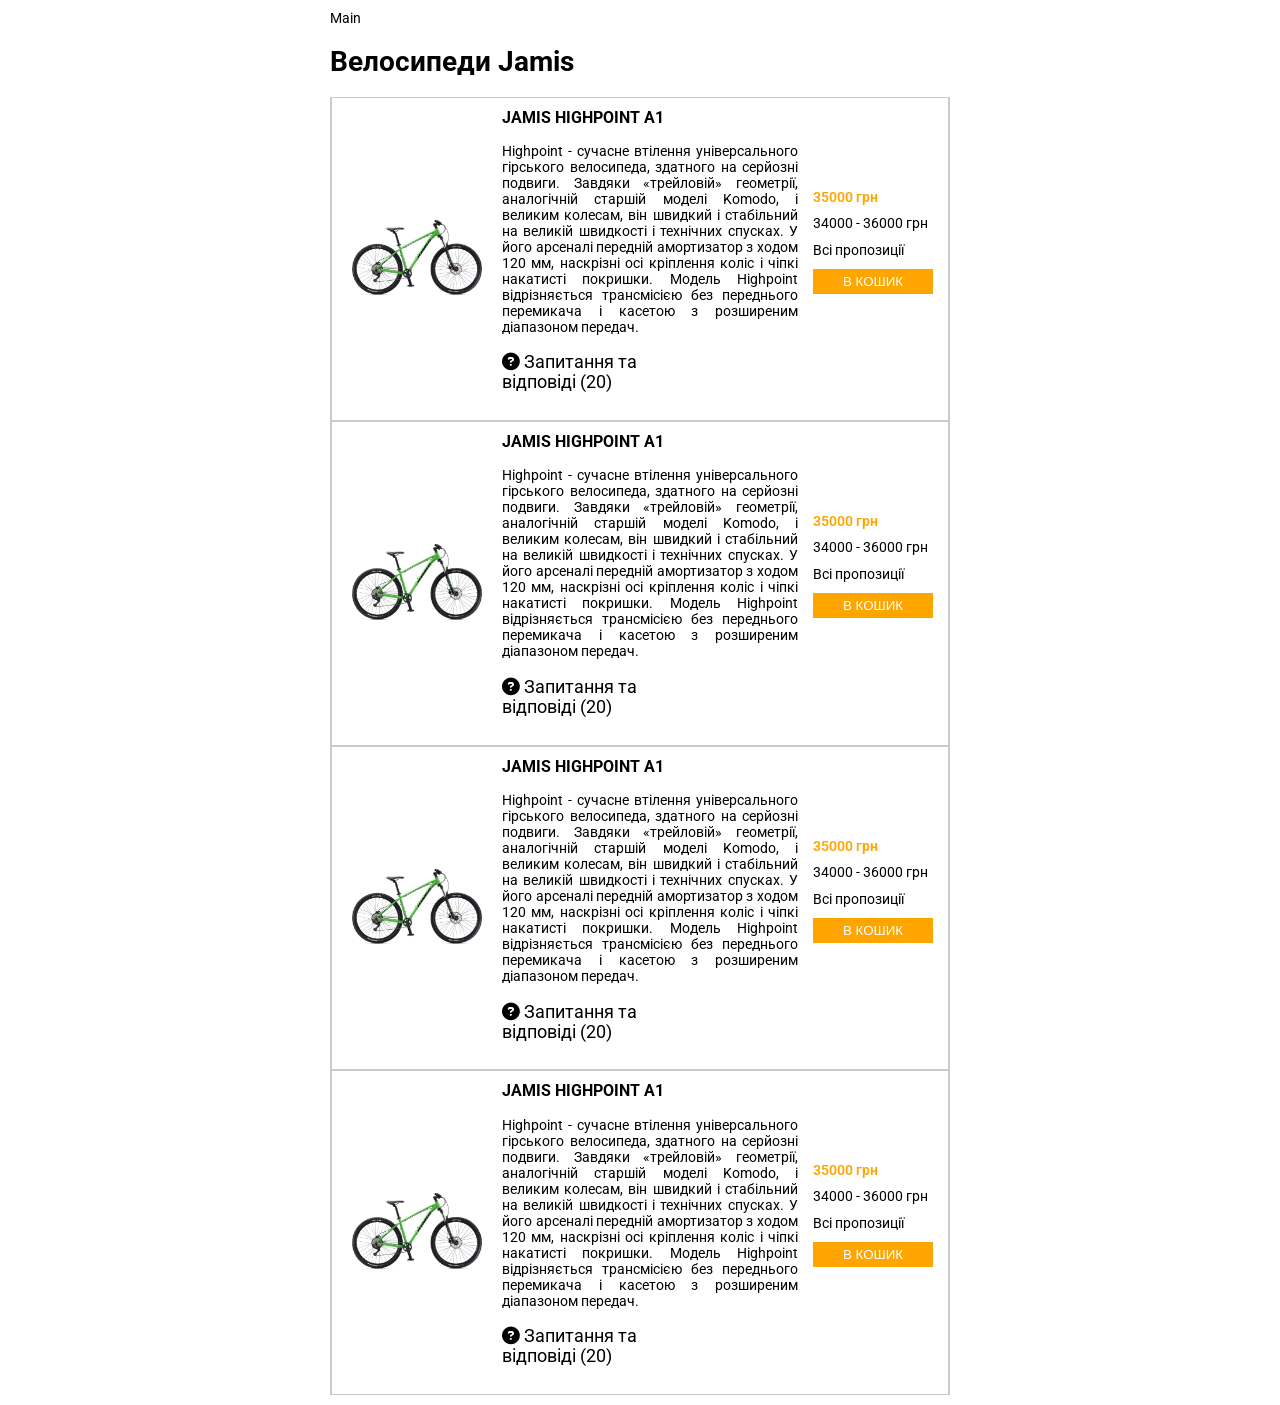
<file: lesson08/index.html>
<!DOCTYPE html>
<html lang="uk">
<head>
    <meta charset="UTF-8">
    <meta http-equiv="X-UA-Compatible" content="IE=edge">
    <meta name="viewport" content="width=device-width, initial-scale=1.0">
    <title>Lesson 8</title>
    <link rel="stylesheet" href="../lesson08/assets/css/style.css">
    <link href="https://fonts.googleapis.com/css2?family=Roboto&display=swap" rel="stylesheet">
    <link rel="stylesheet" href="https://cdnjs.cloudflare.com/ajax/libs/font-awesome/6.1.1/css/all.min.css" integrity="sha512-KfkfwYDsLkIlwQp6LFnl8zNdLGxu9YAA1QvwINks4PhcElQSvqcyVLLD9aMhXd13uQjoXtEKNosOWaZqXgel0g==" crossorigin="anonymous" referrerpolicy="no-referrer" />
</head>
<body>
    <main class="container">
        <a href="../">Main</a>
        <h1>Велосипеди Jamis</h1>
            <div class="product">
                <div class="photo-product" >
                    <span><img src="./assets/img/Jamis.jpg" alt=""></span>
                </div>
                <div class="info">
                        <h3>JAMIS HIGHPOINT A1</h3>
                        Highpoint - сучасне втілення універсального гірського велосипеда, здатного на серйозні подвиги. Завдяки «трейловій» геометрії, аналогічній старшій моделі Komodo, і великим колесам, він швидкий і стабільний на великій швидкості і технічних спусках. У його арсеналі передній амортизатор з ходом 120 мм, наскрізні осі кріплення коліс і чіпкі накатисті покришки. Модель Highpoint відрізняється трансмісією без переднього перемикача і касетою з розширеним діапазоном передач.
                    <div>
                        <p>   
                            <span>
                            <i     class="fa-solid fa-circle-question"></i> Запитання та відповіді (20) 
                            </span>
                        </p>
                        <p> 
                            <span>   
                            <i class="fa-solid fa-heart"></i> Додати в обране
                            </span>
                        </p>
                    </div>
                </div>
                <div class="price">
                    <div>35000 грн</div>
                    <div>34000 - 36000 грн</div>
                    <div>Всі пропозиції</div>
                    <button>В КОШИК</button>
                    <button>КУПИТИ В 1 КЛІК</button>
                </div>
            </div>
            <div class="product">
                <div class="photo-product" >
                    <span><img src="./assets/img/Jamis.jpg" alt=""></span>
                </div>
                <div class="info">
                        <h3>JAMIS HIGHPOINT A1</h3>
                        Highpoint - сучасне втілення універсального гірського велосипеда, здатного на серйозні подвиги. Завдяки «трейловій» геометрії, аналогічній старшій моделі Komodo, і великим колесам, він швидкий і стабільний на великій швидкості і технічних спусках. У його арсеналі передній амортизатор з ходом 120 мм, наскрізні осі кріплення коліс і чіпкі накатисті покришки. Модель Highpoint відрізняється трансмісією без переднього перемикача і касетою з розширеним діапазоном передач.
                    <div>
                        <p>   
                            <span>
                            <i     class="fa-solid fa-circle-question"></i> Запитання та відповіді (20) 
                            </span>
                        </p>
                        <p> 
                            <span>   
                            <i class="fa-solid fa-heart"></i> Додати в обране
                            </span>
                        </p>
                    </div>
                </div>
                <div class="price">
                    <div>35000 грн</div>
                    <div>34000 - 36000 грн</div>
                    <div>Всі пропозиції</div>
                    <button>В КОШИК</button>
                    <button>КУПИТИ В 1 КЛІК</button>
                </div>
            </div>
            <div class="product">
                <div class="photo-product" >
                    <span><img src="./assets/img/Jamis.jpg" alt=""></span>
                </div>
                <div class="info">
                        <h3>JAMIS HIGHPOINT A1</h3>
                        Highpoint - сучасне втілення універсального гірського велосипеда, здатного на серйозні подвиги. Завдяки «трейловій» геометрії, аналогічній старшій моделі Komodo, і великим колесам, він швидкий і стабільний на великій швидкості і технічних спусках. У його арсеналі передній амортизатор з ходом 120 мм, наскрізні осі кріплення коліс і чіпкі накатисті покришки. Модель Highpoint відрізняється трансмісією без переднього перемикача і касетою з розширеним діапазоном передач.
                    <div>
                        <p>   
                            <span>
                            <i     class="fa-solid fa-circle-question"></i> Запитання та відповіді (20) 
                            </span>
                        </p>
                        <p> 
                            <span>   
                            <i class="fa-solid fa-heart"></i> Додати в обране
                            </span>
                        </p>
                    </div>
                </div>
                <div class="price">
                    <div>35000 грн</div>
                    <div>34000 - 36000 грн</div>
                    <div>Всі пропозиції</div>
                    <button>В КОШИК</button>
                    <button>КУПИТИ В 1 КЛІК</button>
                </div>
            </div>
            <div class="product">
                <div class="photo-product" >
                    <span><img src="./assets/img/Jamis.jpg" alt=""></span>
                </div>
                <div class="info">
                        <h3>JAMIS HIGHPOINT A1</h3>
                        Highpoint - сучасне втілення універсального гірського велосипеда, здатного на серйозні подвиги. Завдяки «трейловій» геометрії, аналогічній старшій моделі Komodo, і великим колесам, він швидкий і стабільний на великій швидкості і технічних спусках. У його арсеналі передній амортизатор з ходом 120 мм, наскрізні осі кріплення коліс і чіпкі накатисті покришки. Модель Highpoint відрізняється трансмісією без переднього перемикача і касетою з розширеним діапазоном передач.
                    <div>
                        <p>   
                            <span>
                            <i     class="fa-solid fa-circle-question"></i> Запитання та відповіді (20) 
                            </span>
                        </p>
                        <p> 
                            <span>   
                            <i class="fa-solid fa-heart"></i> Додати в обране
                            </span>
                        </p>
                    </div>
                </div>
                <div class="price">
                    <div>35000 грн</div>
                    <div>34000 - 36000 грн</div>
                    <div>Всі пропозиції</div>
                    <button>В КОШИК</button>
                    <button>КУПИТИ В 1 КЛІК</button>
                </div>
            </div>
    </main>
</body>
</html>
</file>
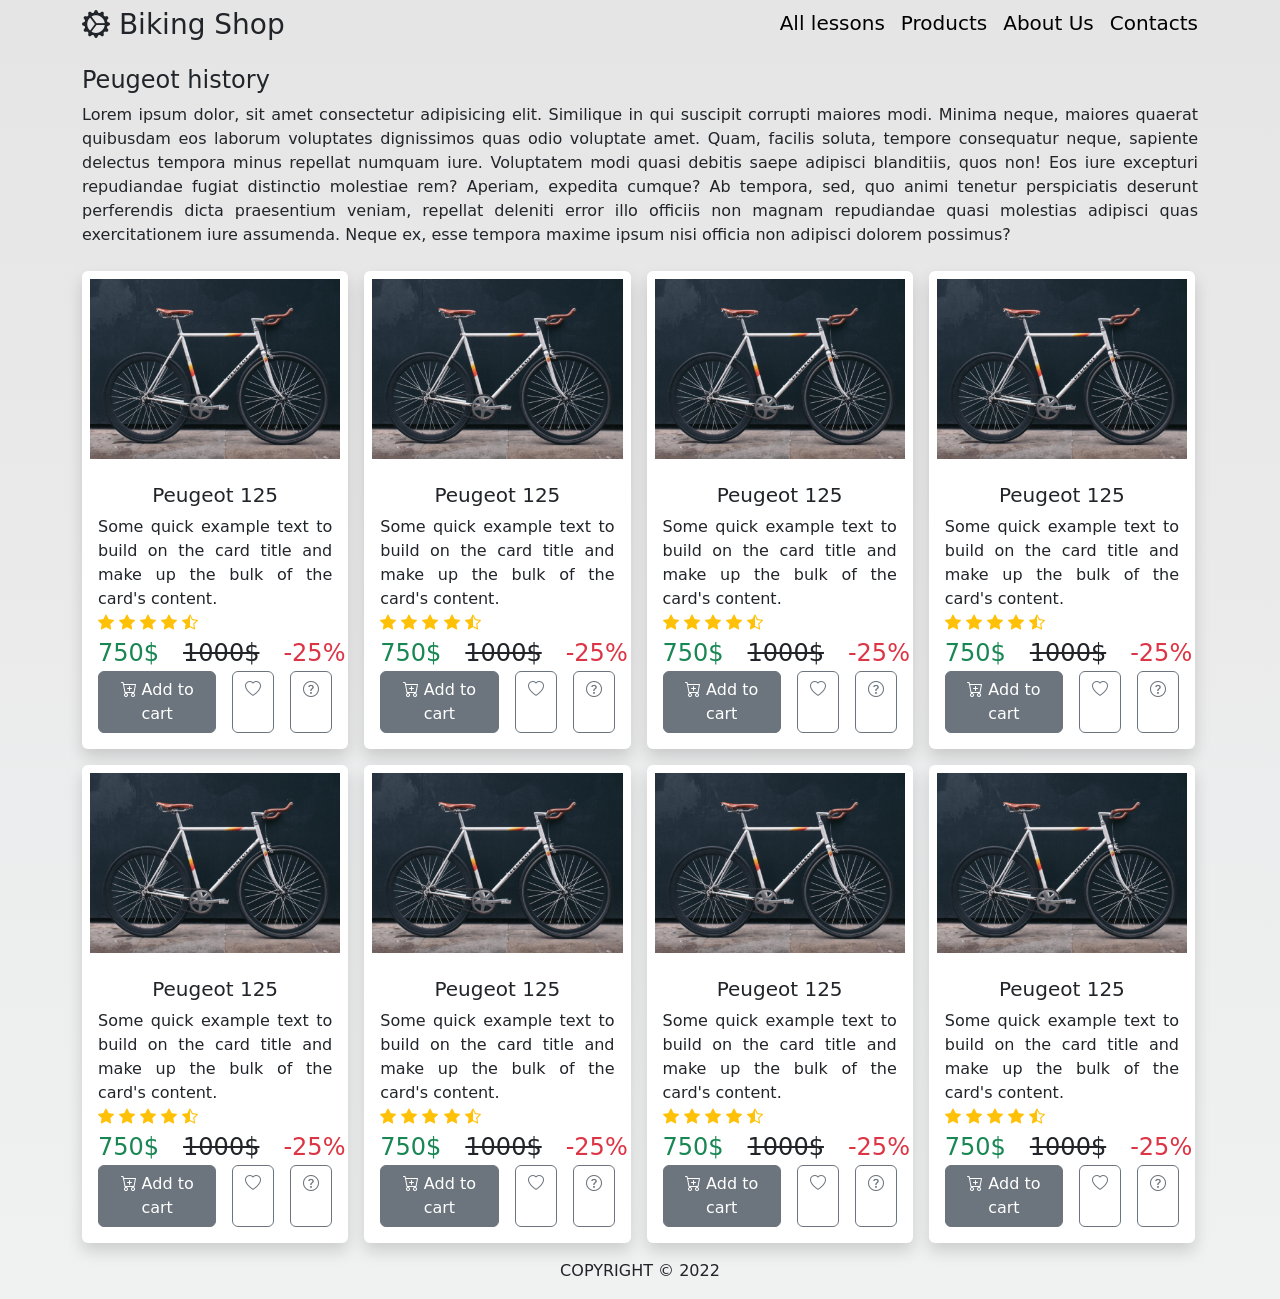
<file: lesson09/index.html>
<!DOCTYPE html>
<html lang="en">
<head>
    <meta charset="UTF-8">
    <meta http-equiv="X-UA-Compatible" content="IE=edge">
    <meta name="viewport" content="width=device-width, initial-scale=1.0">
    <title>Lesson 9</title>
    
    <!-- CSS only -->
<link href="https://cdn.jsdelivr.net/npm/bootstrap@5.2.0-beta1/dist/css/bootstrap.min.css" rel="stylesheet" integrity="sha384-0evHe/X+R7YkIZDRvuzKMRqM+OrBnVFBL6DOitfPri4tjfHxaWutUpFmBp4vmVor" crossorigin="anonymous">

<link rel="stylesheet" href="https://cdn.jsdelivr.net/npm/bootstrap-icons@1.8.3/font/bootstrap-icons.css">

    <link rel="stylesheet" href="./assets/css/style.css">
</head>
<body>
    <div class="container min-vh-100 d-flex flex-column">
        <header class="d-flex gap-3 fs-3 mb-3">
            <div class="me-auto my-1">
                <span> <i class="bi bi-gear-wide-connected"> </i> Biking Shop</span>
            </div>
            <div class="fs-5 my-2"><a href="../">All lessons</a></div>
            <div class="fs-5 my-2"><a href="#">Products</a></div>
            <div class="fs-5 my-2"><a href="#">About Us</a> </div>
            <div class="fs-5 my-2"><a href="#">Contacts</a> </div>
        </header>
        <main class="flex-grow-1">
            <h4> Peugeot history</h4>
            <p class="bt-3 mb-4">Lorem ipsum dolor, sit amet consectetur adipisicing elit. Similique in qui suscipit corrupti maiores modi. Minima neque, maiores quaerat quibusdam eos laborum voluptates dignissimos quas odio voluptate amet. Quam, facilis soluta, tempore consequatur neque, sapiente delectus tempora minus repellat numquam iure. Voluptatem modi quasi debitis saepe adipisci blanditiis, quos non! Eos iure excepturi repudiandae fugiat distinctio molestiae rem? Aperiam, expedita cumque? Ab tempora, sed, quo animi tenetur perspiciatis deserunt perferendis dicta praesentium veniam, repellat deleniti error illo officiis non magnam repudiandae quasi molestias adipisci quas exercitationem iure assumenda. Neque ex, esse tempora maxime ipsum nisi officia non adipisci dolorem possimus?</p>
            <div class="product-list d-flex flex-wrap gap-3">
                <div class="card border-0 shadow bg-body rounded">
                    <img src="./assets/img/Peugeot.jpg" class="card-img-top p-2" alt="...">
                    <div class="card-body">
                        <h5 class="card-title text-center">Peugeot 125</h5>
                        <div class="card-text">Some quick example text to build on the card title and make up the bulk of the card's content.
                        </div>
                        <div>
                            <i class="bi bi-star-fill text-warning"></i>
                            <i class="bi bi-star-fill text-warning"></i>
                            <i class="bi bi-star-fill text-warning"></i>
                            <i class="bi bi-star-fill text-warning"></i>
                            <i class="bi bi-star-half text-warning"></i>
                        </div>
                        <div class="d-flex gap-4 justify-content-around">
                            <span class="text-success fs-4">750$</span>
                            <span class="text-decoration-line-through fs-4">1000$</span>
                            <span class="text-danger fs-4">-25%</span>
                        </div>

                        <div class="d-flex gap-3 justify-content-between"> 
                            <button type="button" class="btn btn-secondary"><i class="bi bi-cart-plus"></i> Add to cart</button>
                            <span class="btn btn-outline-secondary"><i class="bi bi-heart"></i></span>
                            <span class="btn btn-outline-secondary"><i class="bi bi-question-circle"></i></span>
                        </div>
                    </div>
                </div>
                <div class="card border-0 shadow bg-body rounded">
                    <img src="./assets/img/Peugeot.jpg" class="card-img-top p-2" alt="...">
                    <div class="card-body">
                        <h5 class="card-title text-center">Peugeot 125</h5>
                        <div class="card-text">Some quick example text to build on the card title and make up the bulk of the card's content.
                        </div>
                        <div>
                            <i class="bi bi-star-fill text-warning"></i>
                            <i class="bi bi-star-fill text-warning"></i>
                            <i class="bi bi-star-fill text-warning"></i>
                            <i class="bi bi-star-fill text-warning"></i>
                            <i class="bi bi-star-half text-warning"></i>
                        </div>
                        <div class="d-flex gap-4 justify-content-around">
                            <span class="text-success fs-4">750$</span>
                            <span class="text-decoration-line-through fs-4">1000$</span>
                            <span class="text-danger fs-4">-25%</span>
                        </div>

                        <div class="d-flex gap-3 justify-content-between"> 
                            <button type="button" class="btn btn-secondary"><i class="bi bi-cart-plus"></i> Add to cart</button>
                            <span class="btn btn-outline-secondary"><i class="bi bi-heart"></i></span>
                            <span class="btn btn-outline-secondary"><i class="bi bi-question-circle"></i></span>
                        </div>
                    </div>
                </div>
                <div class="card border-0 shadow bg-body rounded">
                    <img src="./assets/img/Peugeot.jpg" class="card-img-top p-2" alt="...">
                    <div class="card-body">
                        <h5 class="card-title text-center">Peugeot 125</h5>
                        <div class="card-text">Some quick example text to build on the card title and make up the bulk of the card's content.
                        </div>
                        <div>
                            <i class="bi bi-star-fill text-warning"></i>
                            <i class="bi bi-star-fill text-warning"></i>
                            <i class="bi bi-star-fill text-warning"></i>
                            <i class="bi bi-star-fill text-warning"></i>
                            <i class="bi bi-star-half text-warning"></i>
                        </div>
                        <div class="d-flex gap-4 justify-content-around">
                            <span class="text-success fs-4">750$</span>
                            <span class="text-decoration-line-through fs-4">1000$</span>
                            <span class="text-danger fs-4">-25%</span>
                        </div>

                        <div class="d-flex gap-3 justify-content-between"> 
                            <button type="button" class="btn btn-secondary"><i class="bi bi-cart-plus"></i> Add to cart</button>
                            <span class="btn btn-outline-secondary"><i class="bi bi-heart"></i></span>
                            <span class="btn btn-outline-secondary"><i class="bi bi-question-circle"></i></span>
                        </div>
                    </div>
                </div>
                <div class="card border-0 shadow bg-body rounded">
                    <img src="./assets/img/Peugeot.jpg" class="card-img-top p-2" alt="...">
                    <div class="card-body">
                        <h5 class="card-title text-center">Peugeot 125</h5>
                        <div class="card-text">Some quick example text to build on the card title and make up the bulk of the card's content.
                        </div>
                        <div>
                            <i class="bi bi-star-fill text-warning"></i>
                            <i class="bi bi-star-fill text-warning"></i>
                            <i class="bi bi-star-fill text-warning"></i>
                            <i class="bi bi-star-fill text-warning"></i>
                            <i class="bi bi-star-half text-warning"></i>
                        </div>
                        <div class="d-flex gap-4 justify-content-around">
                            <span class="text-success fs-4">750$</span>
                            <span class="text-decoration-line-through fs-4">1000$</span>
                            <span class="text-danger fs-4">-25%</span>
                        </div>

                        <div class="d-flex gap-3 justify-content-between"> 
                            <button type="button" class="btn btn-secondary"><i class="bi bi-cart-plus"></i> Add to cart</button>
                            <span class="btn btn-outline-secondary"><i class="bi bi-heart"></i></span>
                            <span class="btn btn-outline-secondary"><i class="bi bi-question-circle"></i></span>
                        </div>
                    </div>
                </div>
                <div class="card border-0 shadow bg-body rounded">
                    <img src="./assets/img/Peugeot.jpg" class="card-img-top p-2" alt="...">
                    <div class="card-body">
                        <h5 class="card-title text-center">Peugeot 125</h5>
                        <div class="card-text">Some quick example text to build on the card title and make up the bulk of the card's content.
                        </div>
                        <div>
                            <i class="bi bi-star-fill text-warning"></i>
                            <i class="bi bi-star-fill text-warning"></i>
                            <i class="bi bi-star-fill text-warning"></i>
                            <i class="bi bi-star-fill text-warning"></i>
                            <i class="bi bi-star-half text-warning"></i>
                        </div>
                        <div class="d-flex gap-4 justify-content-around">
                            <span class="text-success fs-4">750$</span>
                            <span class="text-decoration-line-through fs-4">1000$</span>
                            <span class="text-danger fs-4">-25%</span>
                        </div>

                        <div class="d-flex gap-3 justify-content-between"> 
                            <button type="button" class="btn btn-secondary"><i class="bi bi-cart-plus"></i> Add to cart</button>
                            <span class="btn btn-outline-secondary"><i class="bi bi-heart"></i></span>
                            <span class="btn btn-outline-secondary"><i class="bi bi-question-circle"></i></span>
                        </div>
                    </div>
                </div>
                <div class="card border-0 shadow bg-body rounded">
                    <img src="./assets/img/Peugeot.jpg" class="card-img-top p-2" alt="...">
                    <div class="card-body">
                        <h5 class="card-title text-center">Peugeot 125</h5>
                        <div class="card-text">Some quick example text to build on the card title and make up the bulk of the card's content.
                        </div>
                        <div>
                            <i class="bi bi-star-fill text-warning"></i>
                            <i class="bi bi-star-fill text-warning"></i>
                            <i class="bi bi-star-fill text-warning"></i>
                            <i class="bi bi-star-fill text-warning"></i>
                            <i class="bi bi-star-half text-warning"></i>
                        </div>
                        <div class="d-flex gap-4 justify-content-around">
                            <span class="text-success fs-4">750$</span>
                            <span class="text-decoration-line-through fs-4">1000$</span>
                            <span class="text-danger fs-4">-25%</span>
                        </div>

                        <div class="d-flex gap-3 justify-content-between"> 
                            <button type="button" class="btn btn-secondary"><i class="bi bi-cart-plus"></i> Add to cart</button>
                            <span class="btn btn-outline-secondary"><i class="bi bi-heart"></i></span>
                            <span class="btn btn-outline-secondary"><i class="bi bi-question-circle"></i></span>
                        </div>
                    </div>
                </div>
                <div class="card border-0 shadow bg-body rounded">
                    <img src="./assets/img/Peugeot.jpg" class="card-img-top p-2" alt="...">
                    <div class="card-body">
                        <h5 class="card-title text-center">Peugeot 125</h5>
                        <div class="card-text">Some quick example text to build on the card title and make up the bulk of the card's content.
                        </div>
                        <div>
                            <i class="bi bi-star-fill text-warning"></i>
                            <i class="bi bi-star-fill text-warning"></i>
                            <i class="bi bi-star-fill text-warning"></i>
                            <i class="bi bi-star-fill text-warning"></i>
                            <i class="bi bi-star-half text-warning"></i>
                        </div>
                        <div class="d-flex gap-4 justify-content-around">
                            <span class="text-success fs-4">750$</span>
                            <span class="text-decoration-line-through fs-4">1000$</span>
                            <span class="text-danger fs-4">-25%</span>
                        </div>

                        <div class="d-flex gap-3 justify-content-between"> 
                            <button type="button" class="btn btn-secondary"><i class="bi bi-cart-plus"></i> Add to cart</button>
                            <span class="btn btn-outline-secondary"><i class="bi bi-heart"></i></span>
                            <span class="btn btn-outline-secondary"><i class="bi bi-question-circle"></i></span>
                        </div>
                    </div>
                </div>
                <div class="card border-0 shadow bg-body rounded">
                    <img src="./assets/img/Peugeot.jpg" class="card-img-top p-2" alt="...">
                    <div class="card-body">
                        <h5 class="card-title text-center">Peugeot 125</h5>
                        <div class="card-text">Some quick example text to build on the card title and make up the bulk of the card's content.
                        </div>
                        <div>
                            <i class="bi bi-star-fill text-warning"></i>
                            <i class="bi bi-star-fill text-warning"></i>
                            <i class="bi bi-star-fill text-warning"></i>
                            <i class="bi bi-star-fill text-warning"></i>
                            <i class="bi bi-star-half text-warning"></i>
                        </div>
                        <div class="d-flex gap-4 justify-content-around">
                            <span class="text-success fs-4">750$</span>
                            <span class="text-decoration-line-through fs-4">1000$</span>
                            <span class="text-danger fs-4">-25%</span>
                        </div>

                        <div class="d-flex gap-3 justify-content-between"> 
                            <button type="button" class="btn btn-secondary"><i class="bi bi-cart-plus"></i> Add to cart</button>
                            <span class="btn btn-outline-secondary"><i class="bi bi-heart"></i></span>
                            <span class="btn btn-outline-secondary"><i class="bi bi-question-circle"></i></span>
                        </div>
                    </div>
                </div> 
            </div>
        </main>
        <footer class="text-uppercase text-center m-3">
            copyright &copy; 2022
        </footer>
    </div>
</body>
</html>
</file>
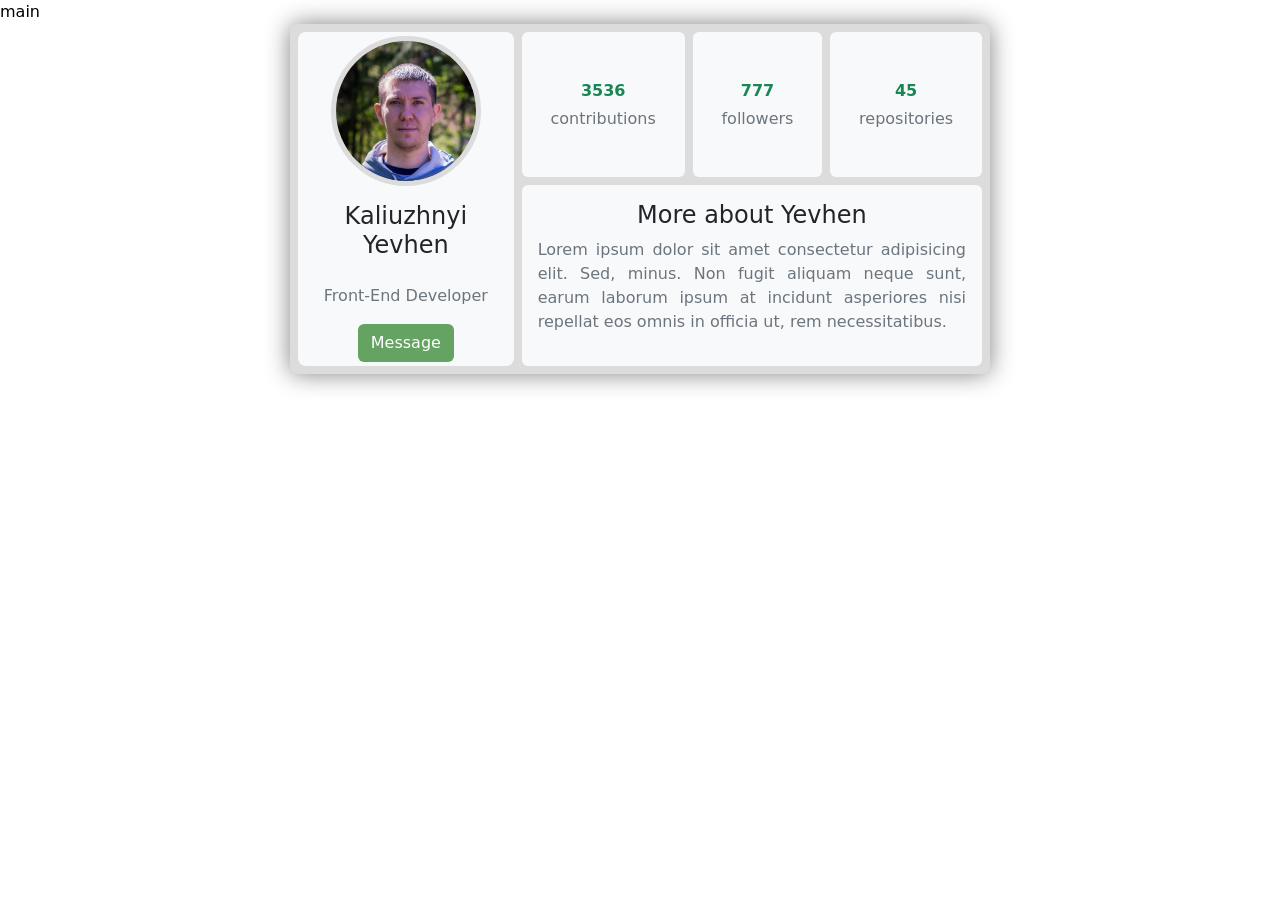
<file: lesson10/index.html>
<!DOCTYPE html>
<html lang="en">
<head>
    <meta charset="UTF-8">
    <meta http-equiv="X-UA-Compatible" content="IE=edge">
    <meta name="viewport" content="width=device-width, initial-scale=1.0">
    <title>Lesson 10</title>
    <link href="https://cdn.jsdelivr.net/npm/bootstrap@5.2.0-beta1/dist/css/bootstrap.min.css" rel="stylesheet" integrity="sha384-0evHe/X+R7YkIZDRvuzKMRqM+OrBnVFBL6DOitfPri4tjfHxaWutUpFmBp4vmVor" crossorigin="anonymous">
    <link rel="stylesheet" href=".//assets/css/style.css">
</head>
<body>
    <header>
        <a href="../">main</a>
    </header>
    <main>
        <div class="component d-flex p-2 m-auto gap-2 text-center rounded-3">
                <div class="photo p-3 bg-light rounded-3 d-flex flex-column justify-content-center gap-3">
                    <div>
                        <img src="./assets/img/portrait.jpg" alt="">
                    </div>
                    <h4>Kaliuzhnyi Yevhen</h4>
                    <div class="text-secondary" >
                    Front-End Developer
                    </div>
                    <div>
                        <button type="button" class="btn">Message</button>
                    </div>
                </div>
                <div class="gap-2 d-flex flex-column justify-content-between">
                    <div class="blocks gap-2 d-flex justify-content-between">                             
                            <div class="bg-light rounded-2 d-flex p-2 flex-column justify-content-center flex-grow-1 gap-1">
                                <div class="fw-bold text-success" >3536</div>
                                <div class="text-secondary" >contributions</div>
                            </div>
                            <div class="bg-light rounded-2 d-flex p-2 flex-column justify-content-center flex-grow-1 gap-1">
                                <div class="fw-bold text-success" >777</div>
                                <div class="text-secondary" >followers</div>
                            </div>
                            <div class="bg-light rounded-2 d-flex p-2 flex-column justify-content-center flex-grow-1 gap-1">
                                <div class="fw-bold text-success" >45</div>
                                <div class="
                                text-secondary">repositories</div>
                            </div>
                    </div>
                    <div class="about p-3 bg-light rounded-2 justify-content-center d-flex flex-column">
                            <h4>More about Yevhen</h4>
                            <p class="text-secondary">Lorem ipsum dolor sit amet consectetur adipisicing elit. Sed, minus. Non fugit aliquam neque sunt, earum laborum ipsum at incidunt asperiores nisi repellat eos omnis in officia ut, rem necessitatibus.</p>
                    </div>
                </div>
        </div>
    </main>
    <footer></footer>
</body>
</html>
</file>
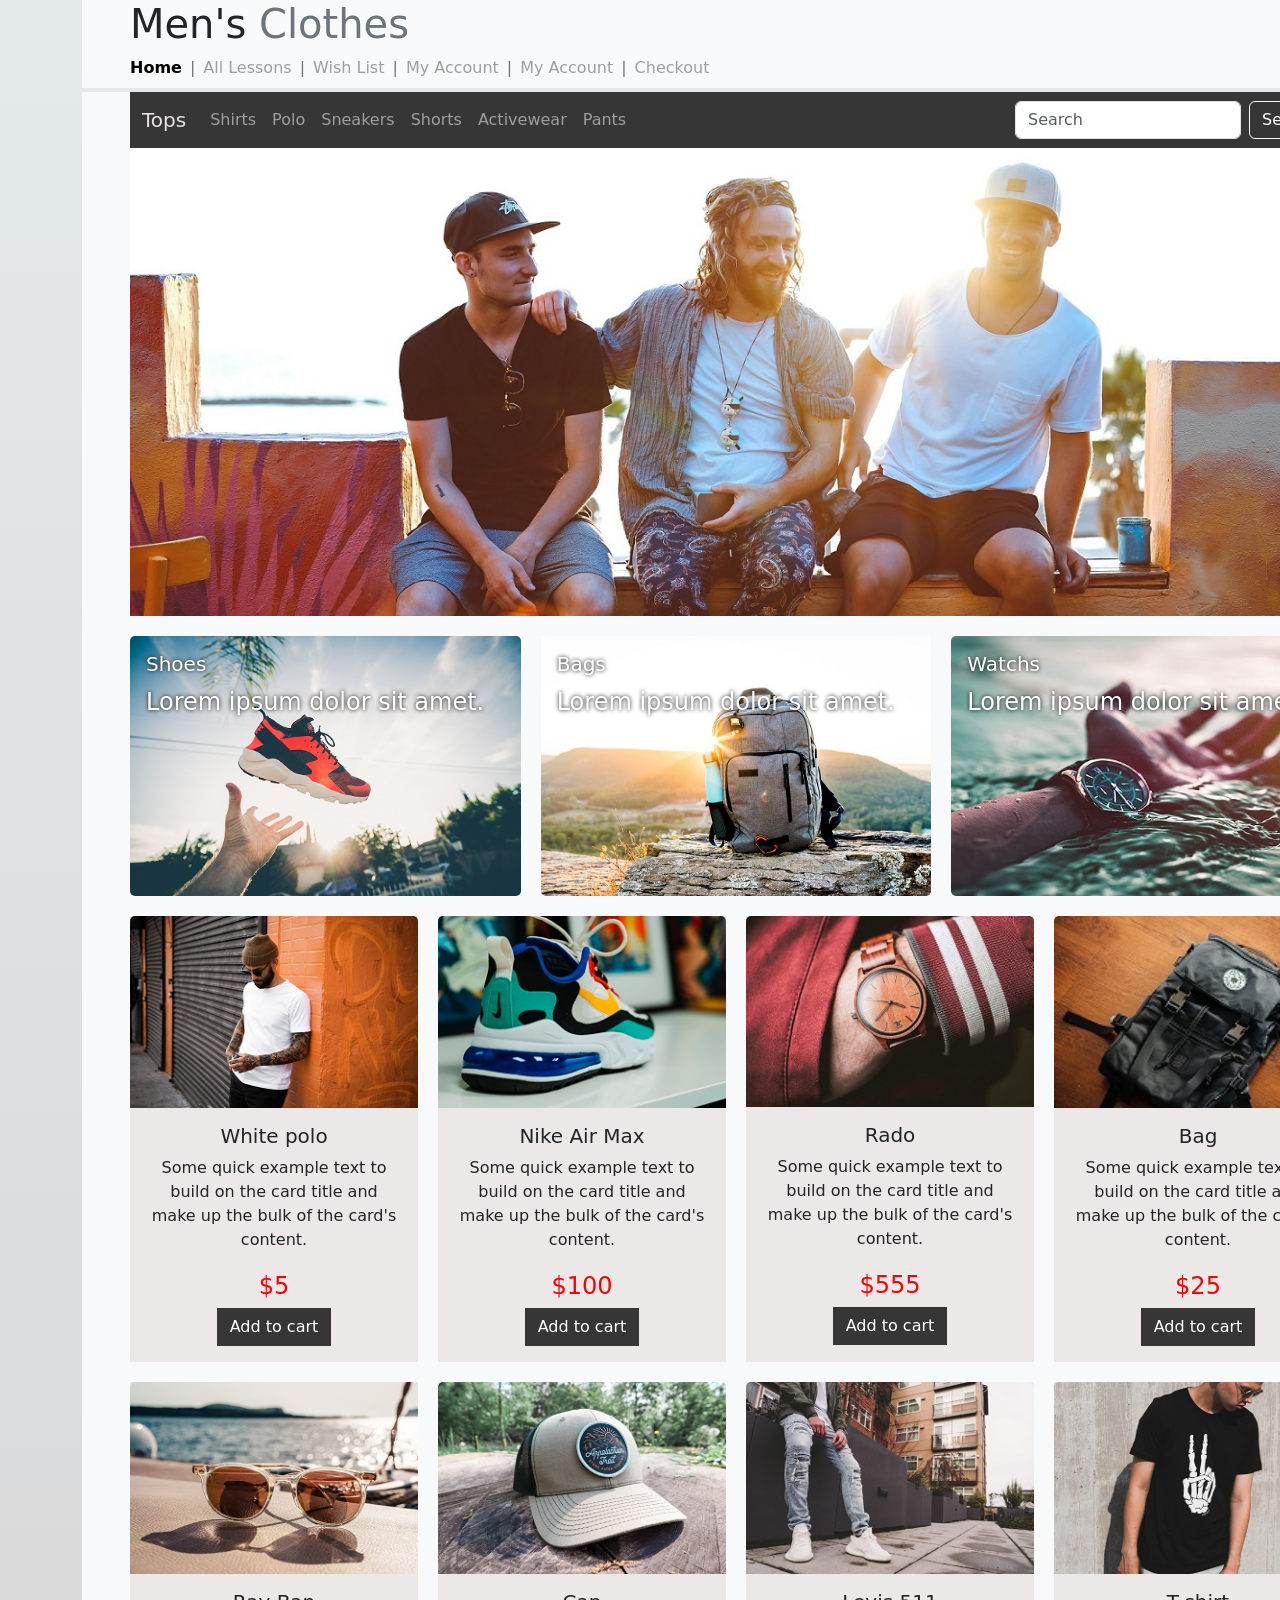
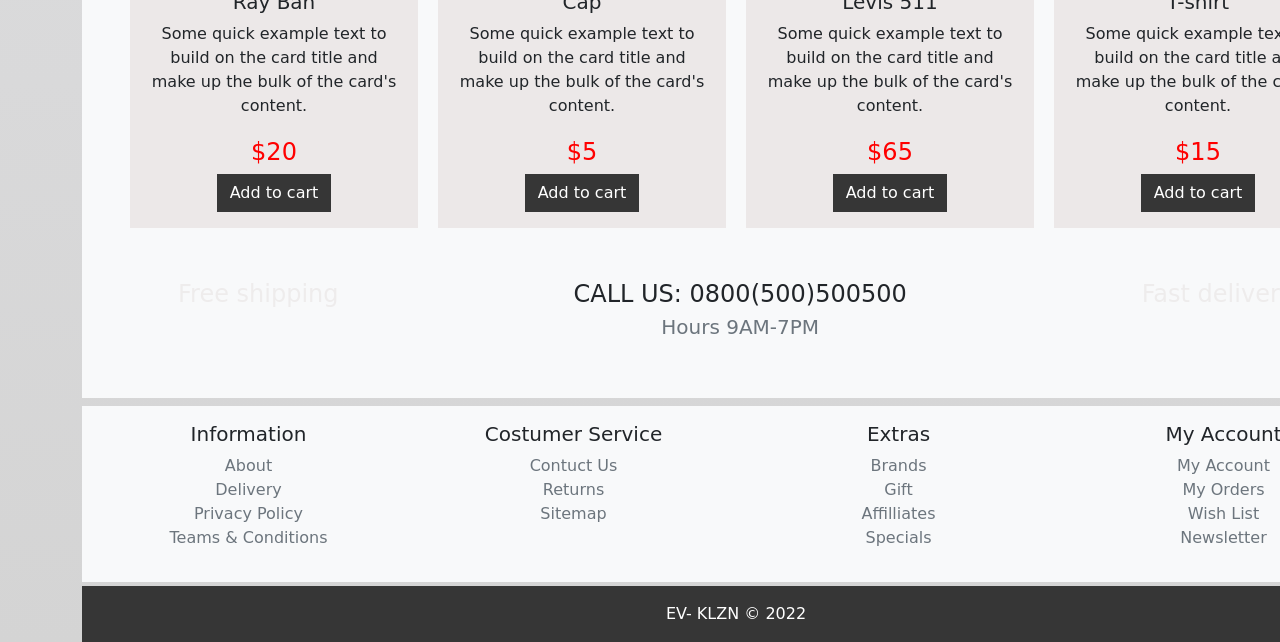
<file: lesson11/index.html>
<!DOCTYPE html>
<html lang="en">
<head>
    <meta charset="UTF-8">
    <meta http-equiv="X-UA-Compatible" content="IE=edge">
    <meta name="viewport" content="width=device-width, initial-scale=1.0">
    <title>Lesson 11</title>
    <link href="https://cdn.jsdelivr.net/npm/bootstrap@5.2.0-beta1/dist/css/bootstrap.min.css" rel="stylesheet" integrity="sha384-0evHe/X+R7YkIZDRvuzKMRqM+OrBnVFBL6DOitfPri4tjfHxaWutUpFmBp4vmVor" crossorigin="anonymous">
    <link rel="stylesheet" href="./assets/css/style.css">
</head>
<body>
    <div class="container gap-1" id="gridbox">
        <header class="header bg-light p-5 pt-0 pb-2" >
            <h1>Men's <span class="text-secondary"> Clothes</span></h1>
            <div class="d-flex gap-2 text-secondary">
                <span><a class="text-black fw-bold" href="./">Home</a></span> |
                <span><a href="../">All Lessons</a></span> |
                <span><a href="./">Wish List</a></span> |
                <span><a href="./">My Account</a></span> |
                <span><a href="./">My Account</a></span> |
                <span><a href="./">Checkout</a></span>
            </div>
        </header>
        <main class="main bg-light p-5 pt-0 pb-2">
            <nav class="navbar navbar-expand-lg">
                <div class="container-fluid">
                  <a class="navbar-brand" href="#">Tops</a>
                  <button class="navbar-toggler" type="button" data-bs-toggle="collapse" data-bs-target="#navbarSupportedContent" aria-controls="navbarSupportedContent" aria-expanded="false" aria-label="Toggle navigation">
                    <span class="navbar-toggler-icon"></span>
                  </button>
                  <div class="collapse navbar-collapse" id="navbarSupportedContent">
                    <ul class="navbar-nav me-auto mb-2 mb-lg-0">
                      <li class="nav-item">
                        <a class="nav-link active menu-1" aria-current="page" href="#">Shirts</a>
                      </li>
                      <li class="nav-item">
                        <a class="nav-link active" aria-current="page" href="#">Polo</a>
                      </li>
                      <li class="nav-item">
                        <a class="nav-link active" aria-current="page" href="#">Sneakers</a>
                      </li>
                      <li class="nav-item">
                        <a class="nav-link active" aria-current="page" href="#">Shorts</a>
                      </li>
                      <li class="nav-item">
                        <a class="nav-link active" aria-current="page" href="#">Activewear</a>
                      </li>
                      <li class="nav-item">
                        <a class="nav-link active" aria-current="page" href="#">Pants</a>
                      </li>
                    </ul>
                    <form class="d-flex" role="search">
                      <input class="form-control me-2" type="search" placeholder="Search" aria-label="Search">
                      <button class="btn btn-outline-light rounded-2" type="submit">Search</button>
                    </form>
                  </div>
                </div>
              </nav>
            <div><img class="img-logo" src="./assets/img/means.jpg" alt=""></div>
            <div class="" id="grid-cat">
              <div class="card grid-cat fs-4">
                <img src="./assets/img/shoes.jpg" class="card-img" alt="...">
                <div class="card-img-overlay">
                  <h5 class="card-title"> <a href="">Shoes</a></h5>
                  <p class="card-text text-white">Lorem ipsum dolor sit amet.</p>
                </div>
              </div>

              <div class="card grid-cat fs-4">
                <img src="./assets/img/bags.jpeg" class="card-img" alt="...">
                <div class="card-img-overlay">
                  <h5 class="card-title"> <a href="">Bags</a></h5>
                  <p class="card-text text-white">Lorem ipsum dolor sit amet.</p>
                </div>
              </div>

              <div class="card grid-cat fs-4">
                <img src="./assets/img/watch.jpg" class="card-img" alt="...">
                <div class="card-img-overlay">
                  <h5 class="card-title"> <a href="">Watchs</a></h5>
                  <p class="card-text text-white">Lorem ipsum dolor sit amet.</p>
                </div>
              </div>
               

            </div>
            <div class="" id="grid-card">
              <div class="card cards" style="width: 18rem;">
                <img src="./assets/img/polo.jpg" class="card-img-top" alt="...">
                <div class="card-body d-flex flex-column">
                  <h5 class="card-title">White polo</h5>
                  <p class="card-text">Some quick example text to build on the card title and make up the bulk of the card's content.</p>
                    <div class="text-center">
                      <div class="price fs-4 pb-1" >$5</div>
                      <a href="#" class="btn">Add to cart</a>
                    </div> 
                </div>
              </div>
              <div class="card cards" style="width: 18rem;">
                <img src="./assets/img/nike.jpg" class="card-img-top" alt="...">
                <div class="card-body">
                  <h5 class="card-title">Nike Air Max</h5>
                  <p class="card-text">Some quick example text to build on the card title and make up the bulk of the card's content.</p>
                  <div class="text-center">
                    <div class="price fs-4 pb-1" >$100</div>
                    <a href="#" class="btn">Add to cart</a>
                  </div> 
                </div>
              </div>

              <div class="card cards" style="width: 18rem;">
                <img src="./assets/img/watch1.jpg" class="card-img-top" alt="...">
                <div class="card-body">
                  <h5 class="card-title">Rado</h5>
                  <p class="card-text">Some quick example text to build on the card title and make up the bulk of the card's content.</p>
                  <div class="text-center">
                    <div class="price fs-4 pb-1" >$555</div>
                    <a href="#" class="btn">Add to cart</a>
                  </div> 
                </div>
              </div>

              <div class="card cards" style="width: 18rem;">
                <img src="./assets/img/bags1.jpg" class="card-img-top" alt="...">
                <div class="card-body">
                  <h5 class="card-title">Bag</h5>
                  <p class="card-text">Some quick example text to build on the card title and make up the bulk of the card's content.</p>
                  <div class="text-center">
                    <div class="price fs-4 pb-1" >$25</div>
                    <a href="#" class="btn">Add to cart</a>
                  </div> 
                </div>
              </div>

              <div class="card cards" style="width: 18rem;">
                <img src="./assets/img/glasses.jpg" class="card-img-top" alt="...">
                <div class="card-body">
                  <h5 class="card-title">Ray Ban</h5>
                  <p class="card-text">Some quick example text to build on the card title and make up the bulk of the card's content.</p>
                  <div class="text-center">
                    <div class="price fs-4 pb-1" >$20</div>
                    <a href="#" class="btn">Add to cart</a>
                  </div> 
                </div>
              </div>

              <div class="card cards" style="width: 18rem;">
                <img src="./assets/img/cap.jpg" class="card-img-top" alt="...">
                <div class="card-body">
                  <h5 class="card-title">Cap</h5>
                  <p class="card-text">Some quick example text to build on the card title and make up the bulk of the card's content.</p>
                  <div class="text-center">
                    <div class="price fs-4 pb-1" >$5</div>
                    <a href="#" class="btn">Add to cart</a>
                  </div> 
                </div>
              </div>

              <div class="card cards" style="width: 18rem;">
                <img src="./assets/img/pants.jpg" class="card-img-top" alt="...">
                <div class="card-body">
                  <h5 class="card-title">Levis 511</h5>
                  <p class="card-text">Some quick example text to build on the card title and make up the bulk of the card's content.</p>
                  <div class="text-center">
                    <div class="price fs-4 pb-1" >$65</div>
                    <a href="#" class="btn">Add to cart</a>
                  </div> 
                </div>
              </div>

              <div class="card cards" style="width: 18rem;">
                <img src="./assets/img/shirts.jpg" class="card-img-top" alt="...">
                <div class="card-body">
                  <h5 class="card-title">T-shirt</h5>
                  <p class="card-text">Some quick example text to build on the card title and make up the bulk of the card's content.</p>
                  <div class="text-center">
                    <div class="price fs-4 pb-1" >$15</div>
                    <a href="#" class="btn">Add to cart</a>
                  </div> 
                </div>
              </div>
            </div>
            <div class="contacts d-flex p-5 fs-4 justify-content-between">
              <div class="shipping">Free shipping</div>
              <div class="text-center">
                <div class="">CALL US: 0800(500)500500</div>
                <div class="fs-5 text-secondary">Hours 9AM-7PM</div>
              </div>
              <div class="shipping">Fast delivery</div>
            </div>
        </main>
        <footer class="footer bg-light p-3 text-center">
          <div class="row">
            <div class="col-12 col-md">
              <h5>Information</h5>
              <ul class="list-unstyled text-small">
                <li><a href="" class="link-secondary">About</a></li>
                <li><a href="" class="link-secondary">Delivery</a></li>
                <li><a href="" class="link-secondary">Privacy Policy</a></li>
                <li><a href="" class="link-secondary">Teams & Conditions</a></li>
              </ul>
            </div>
            <div class="col-6 col-md">
              <h5>Costumer Service</h5>
              <ul class="list-unstyled text-small">
                <li><a href="" class="link-secondary">Contuct Us</a></li>
                <li><a href="" class="link-secondary">Returns</a></li>
                <li><a href="" class="link-secondary">Sitemap</a></li>
              </ul>
            </div>
            <div class="col-6 col-md">
              <h5>Extras</h5>
              <ul class="list-unstyled text-small">
                <li><a href="" class="link-secondary">Brands</a></li>
                <li><a href="" class="link-secondary">Gift</a></li>
                <li><a href="" class="link-secondary">Affilliates</a></li>
                <li><a href="" class="link-secondary">Specials</a></li>
              </ul>
            </div>
            <div class="col-6 col-md">
              <h5>My Account</h5>
              <ul class="list-unstyled text-small">
                <li><a href="" class="link-secondary">My Account</a></li>
                <li><a href="" class="link-secondary">My Orders</a></li>
                <li><a href="" class="link-secondary">Wish List</a></li>
                <li><a href="" class="link-secondary">Newsletter</a></li>
              </ul>
            </div>
          </div>
        </footer>
        <footer class="footer2 mt-0">
          <div class="copy pt-3 pb-3  text-center">
            EV- KLZN &copy; 2022
          </div>
        </footer>
    </div>
</body>
</html>
</file>
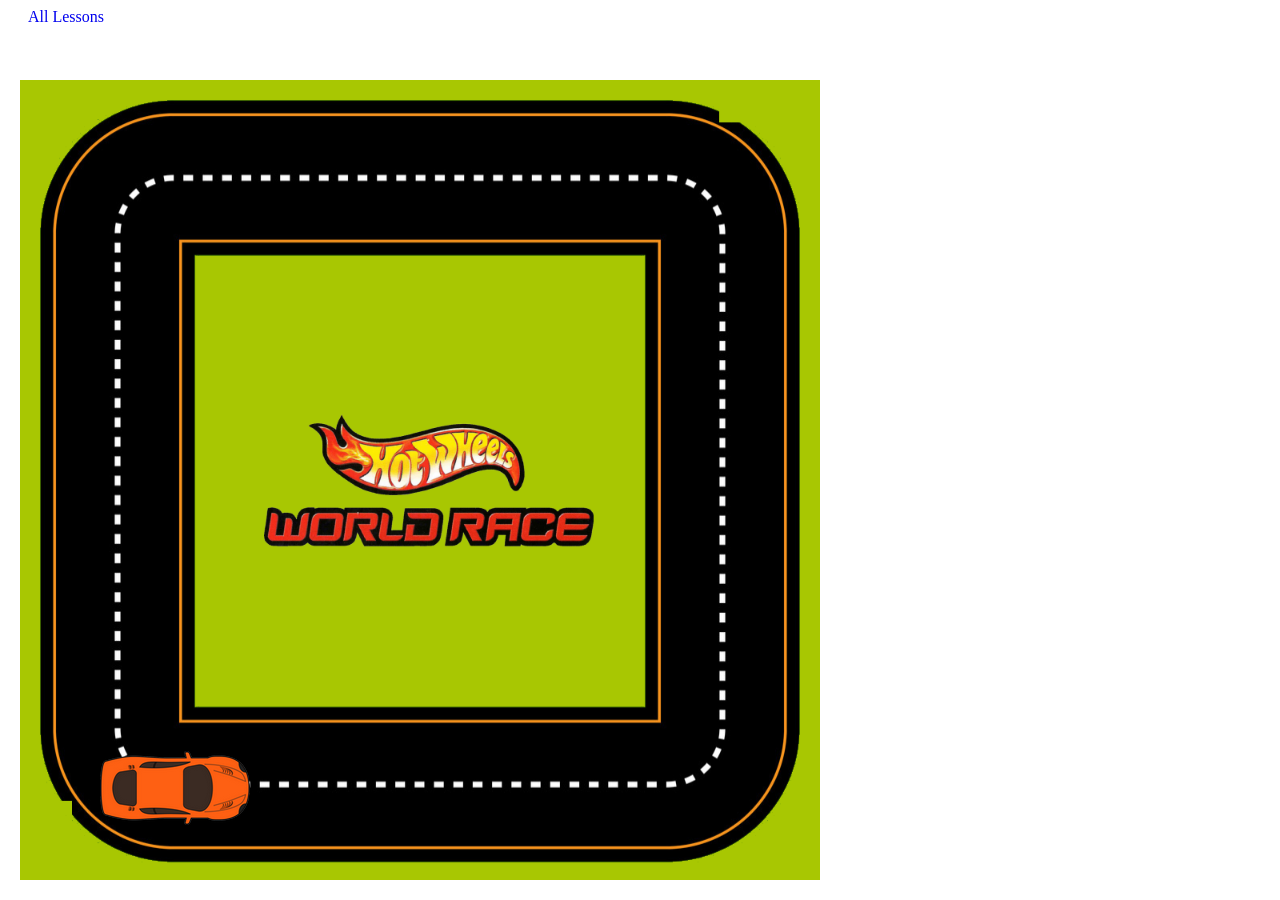
<file: lesson12/index.html>
<!DOCTYPE html>
<html lang="en">
<head>
    <meta charset="UTF-8">
    <meta http-equiv="X-UA-Compatible" content="IE=edge">
    <meta name="viewport" content="width=device-width, initial-scale=1.0">
    <title>Lesson 12</title>
    <link rel="stylesheet" href="./assets/css/style.css">
</head>
<body>
    <a href="../">All Lessons</a>
    <img id="img-road" src="./assets/img/road.png" alt="">
    <img id="car" src="./assets/img/car.png" alt="">
</body>
</html>
</file>
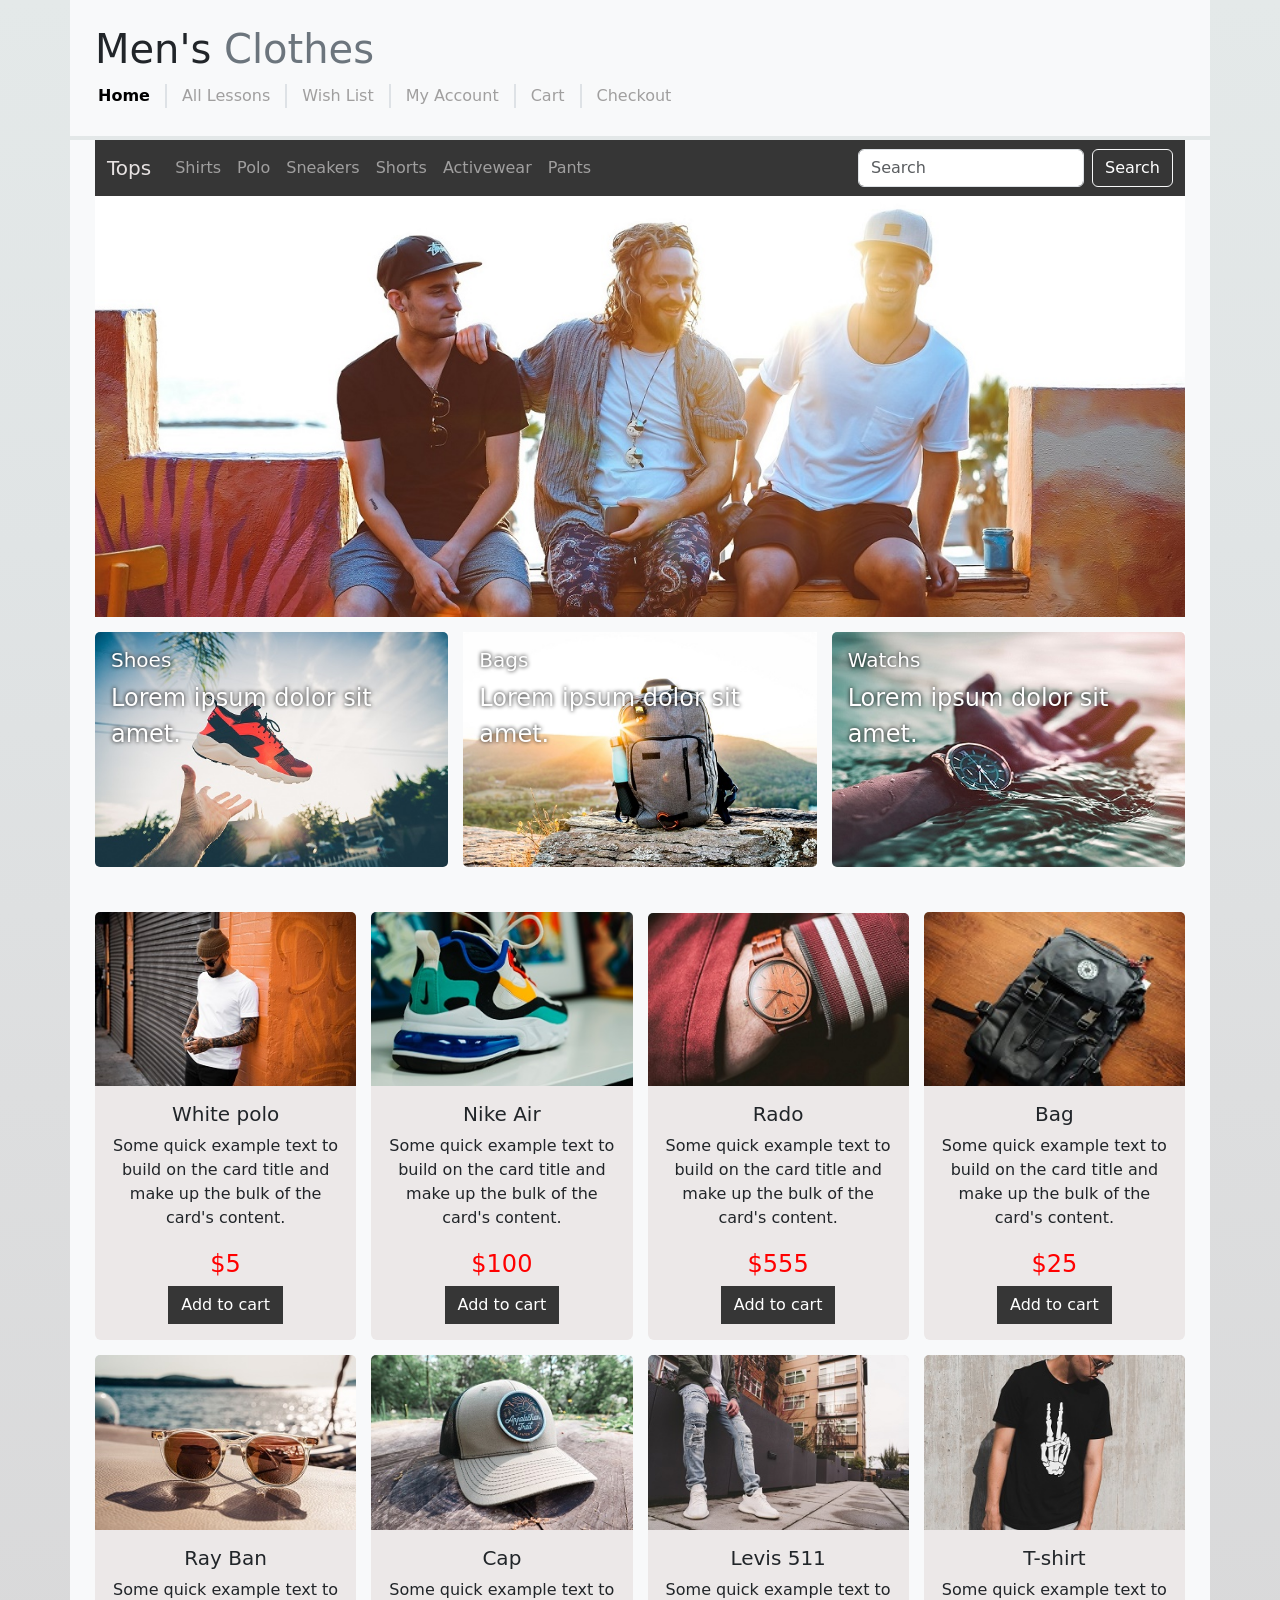
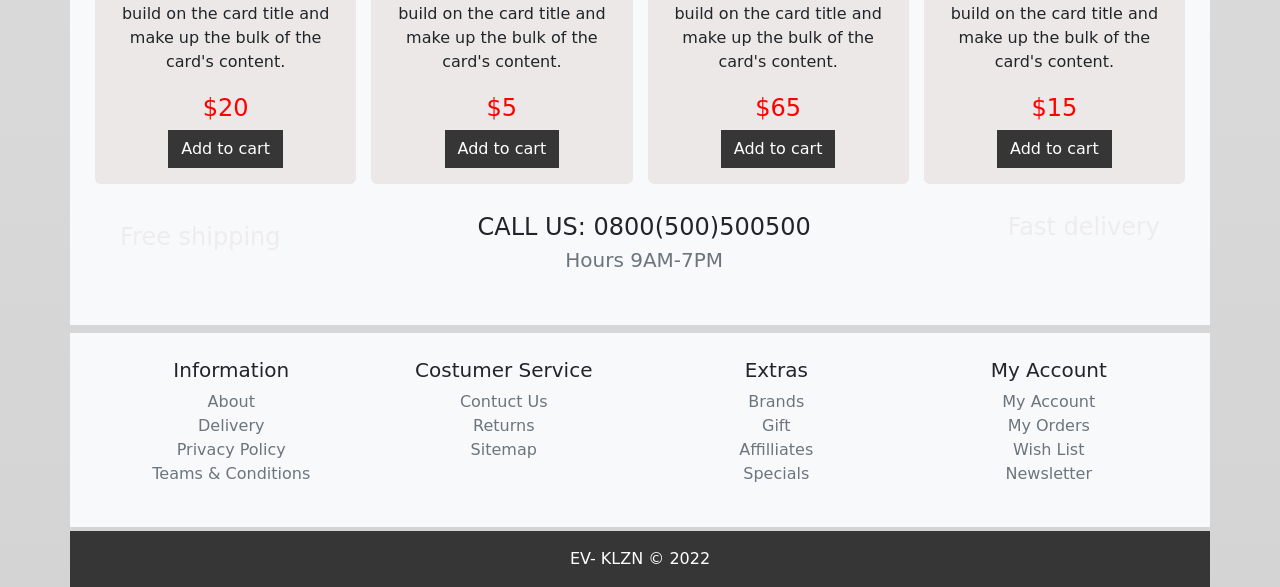
<file: lesson13/index.html>
<!DOCTYPE html>
<html lang="en">
<head>
    <meta charset="UTF-8">
    <meta http-equiv="X-UA-Compatible" content="IE=edge">
    <meta name="viewport" content="width=device-width, initial-scale=1.0">
    <title>Lesson 13</title>
    <link href="https://cdn.jsdelivr.net/npm/bootstrap@5.2.0-beta1/dist/css/bootstrap.min.css" rel="stylesheet" integrity="sha384-0evHe/X+R7YkIZDRvuzKMRqM+OrBnVFBL6DOitfPri4tjfHxaWutUpFmBp4vmVor" crossorigin="anonymous">
    <link rel="stylesheet" href="./assets/css/style.css">
</head>
<body>
    <div class="container p-0 gap-1" id="gridbox">
        <header class="header bg-light" >
            <h1>Men's <span class="text-secondary"> Clothes</span></h1>
            <div class="home d-flex text-secondary">
                <span><a class="text-black fw-bold" href="./">Home</a></span>
                <span class="border"></span> 
                <span><a href="../">All Lessons</a></span> 
                <span class="border"></span> 
                <span><a href="./">Wish List</a></span> 
                <span class="border"></span> 
                <span><a href="./">My Account</a></span> 
                <span class="border"></span> 
                <span><a href="./">Cart</a></span> 
                <span class="border"></span> 
                <span><a href="./">Checkout</a></span>
            </div>
        </header>
        <main class="main bg-light">
            <nav class="navbar navbar-expand-lg">
                <div class="container-fluid">
                  <a class="navbar-brand" href="#">Tops</a>
                  <button class="navbar-toggler" type="button" data-bs-toggle="collapse" data-bs-target="#navbarSupportedContent" aria-controls="navbarSupportedContent" aria-expanded="false" aria-label="Toggle navigation">
                    <span class="navbar-toggler-icon"></span>
                  </button>
                  <div class="collapse navbar-collapse" id="navbarSupportedContent">
                    <ul class="navbar-nav me-auto mb-2 mb-lg-0">
                      <li class="nav-item">
                        <a class="nav-link active menu-1" aria-current="page" href="#">Shirts</a>
                      </li>
                      <li class="nav-item">
                        <a class="nav-link active" aria-current="page" href="#">Polo</a>
                      </li>
                      <li class="nav-item">
                        <a class="nav-link active" aria-current="page" href="#">Sneakers</a>
                      </li>
                      <li class="nav-item">
                        <a class="nav-link active" aria-current="page" href="#">Shorts</a>
                      </li>
                      <li class="nav-item">
                        <a class="nav-link active" aria-current="page" href="#">Activewear</a>
                      </li>
                      <li class="nav-item">
                        <a class="nav-link active" aria-current="page" href="#">Pants</a>
                      </li>
                    </ul>
                    <form class="d-flex" role="search">
                      <input class="form-control me-2" type="search" placeholder="Search" aria-label="Search">
                      <button class="btn btn-outline-light rounded-2" type="submit">Search</button>
                    </form>
                  </div>
                </div>
              </nav>
            <div><img class="img-logo" src="./assets/img/means.jpg" alt=""></div>
            <div id="grid-cat">
              <div class="card grid-cat fs-4">
                <img src="./assets/img/shoes.jpg" class="card-img" alt="...">
                <div class="card-img-overlay">
                  <h5 class="card-title"> <a href="">Shoes</a></h5>
                  <p class="card-text text-white">Lorem ipsum dolor sit amet.</p>
                </div>
              </div>

              <div class="card grid-cat fs-4">
                <img src="./assets/img/bags.jpeg" class="card-img" alt="...">
                <div class="card-img-overlay">
                  <h5 class="card-title"> <a href="">Bags</a></h5>
                  <p class="card-text text-white">Lorem ipsum dolor sit amet.</p>
                </div>
              </div>

              <div class="card grid-cat fs-4">
                <img src="./assets/img/watch.jpg" class="card-img" alt="...">
                <div class="card-img-overlay">
                  <h5 class="card-title"> <a href="">Watchs</a></h5>
                  <p class="card-text text-white">Lorem ipsum dolor sit amet.</p>
                </div>
              </div>
               

            </div>
            <div class="" id="grid-card">
              <div class="card cards">
                <img src="./assets/img/polo.jpg" class="card-img-top" alt="...">
                <div class="card-body d-flex flex-column">
                  <h5 class="card-title">White polo</h5>
                  <p class="card-text">Some quick example text to build on the card title and make up the bulk of the card's content.</p>
                    <div class="text-center">
                      <div class="price fs-4 pb-1" >$5</div>
                      <a href="#" class="btn">Add to cart</a>
                    </div> 
                </div>
              </div>
              <div class="card cards">
                <img src="./assets/img/nike.jpg" class="card-img-top" alt="...">
                <div class="card-body">
                  <h5 class="card-title">Nike Air</h5>
                  <p class="card-text">Some quick example text to build on the card title and make up the bulk of the card's content.</p>
                  <div class="text-center">
                    <div class="price fs-4 pb-1" >$100</div>
                    <a href="#" class="btn">Add to cart</a>
                  </div> 
                </div>
              </div>

              <div class="card cards">
                <img src="./assets/img/watch1.jpg" class="card-img-top" alt="...">
                <div class="card-body">
                  <h5 class="card-title">Rado</h5>
                  <p class="card-text">Some quick example text to build on the card title and make up the bulk of the card's content.</p>
                  <div class="text-center">
                    <div class="price fs-4 pb-1" >$555</div>
                    <a href="#" class="btn">Add to cart</a>
                  </div> 
                </div>
              </div>

              <div class="card cards">
                <img src="./assets/img/bags1.jpg" class="card-img-top" alt="...">
                <div class="card-body">
                  <h5 class="card-title">Bag</h5>
                  <p class="card-text">Some quick example text to build on the card title and make up the bulk of the card's content.</p>
                  <div class="text-center">
                    <div class="price fs-4 pb-1" >$25</div>
                    <a href="#" class="btn">Add to cart</a>
                  </div> 
                </div>
              </div>

              <div class="card cards">
                <img src="./assets/img/glasses.jpg" class="card-img-top" alt="...">
                <div class="card-body">
                  <h5 class="card-title">Ray Ban</h5>
                  <p class="card-text">Some quick example text to build on the card title and make up the bulk of the card's content.</p>
                  <div class="text-center">
                    <div class="price fs-4 pb-1" >$20</div>
                    <a href="#" class="btn">Add to cart</a>
                  </div> 
                </div>
              </div>

              <div class="card cards">
                <img src="./assets/img/cap.jpg" class="card-img-top" alt="...">
                <div class="card-body">
                  <h5 class="card-title">Cap</h5>
                  <p class="card-text">Some quick example text to build on the card title and make up the bulk of the card's content.</p>
                  <div class="text-center">
                    <div class="price fs-4 pb-1" >$5</div>
                    <a href="#" class="btn">Add to cart</a>
                  </div> 
                </div>
              </div>

              <div class="card cards">
                <img src="./assets/img/pants.jpg" class="card-img-top" alt="...">
                <div class="card-body">
                  <h5 class="card-title">Levis 511</h5>
                  <p class="card-text">Some quick example text to build on the card title and make up the bulk of the card's content.</p>
                  <div class="text-center">
                    <div class="price fs-4 pb-1" >$65</div>
                    <a href="#" class="btn">Add to cart</a>
                  </div> 
                </div>
              </div>

              <div class="card cards">
                <img src="./assets/img/shirts.jpg" class="card-img-top" alt="...">
                <div class="card-body">
                  <h5 class="card-title">T-shirt</h5>
                  <p class="card-text">Some quick example text to build on the card title and make up the bulk of the card's content.</p>
                  <div class="text-center">
                    <div class="price fs-4 pb-1" >$15</div>
                    <a href="#" class="btn">Add to cart</a>
                  </div> 
                </div>
              </div>
            </div>
            <div class="contacts fs-4">
              <div class="shipping">Free shipping</div>
              <div class="text-center CALL">
                <div class="">CALL US: 0800(500)500500</div>
                <div class="fs-5 text-secondary">Hours 9AM-7PM</div>
              </div>
              <div class="delivery">Fast delivery</div>
            </div>
        </main>
        <footer class="footer bg-light text-center">
          <div class="footer-1">
            <div class="Information">
              <h5>Information</h5>
              <ul class="list-unstyled text-small">
                <li><a href="" class="link-secondary">About</a></li>
                <li><a href="" class="link-secondary">Delivery</a></li>
                <li><a href="" class="link-secondary">Privacy Policy</a></li>
                <li><a href="" class="link-secondary">Teams & Conditions</a></li>
              </ul>
            </div>
            <div class="Service">
              <h5>Costumer Service</h5>
              <ul class="list-unstyled text-small">
                <li><a href="" class="link-secondary">Contuct Us</a></li>
                <li><a href="" class="link-secondary">Returns</a></li>
                <li><a href="" class="link-secondary">Sitemap</a></li>
              </ul>
            </div>
            <div class="Extras">
              <h5>Extras</h5>
              <ul class="list-unstyled text-small">
                <li><a href="" class="link-secondary">Brands</a></li>
                <li><a href="" class="link-secondary">Gift</a></li>
                <li><a href="" class="link-secondary">Affilliates</a></li>
                <li><a href="" class="link-secondary">Specials</a></li>
              </ul>
            </div>
            <div class="Account">
              <h5>My Account</h5>
              <ul class="list-unstyled text-small">
                <li><a href="" class="link-secondary">My Account</a></li>
                <li><a href="" class="link-secondary">My Orders</a></li>
                <li><a href="" class="link-secondary">Wish List</a></li>
                <li><a href="" class="link-secondary">Newsletter</a></li>
              </ul>
            </div>
          </div>
        </footer>
        <footer class="footer2 mt-0">
          <div class="copy pt-3 pb-3  text-center">
            EV- KLZN &copy; 2022
          </div>
        </footer>
    </div>
</body>
</html>
</file>
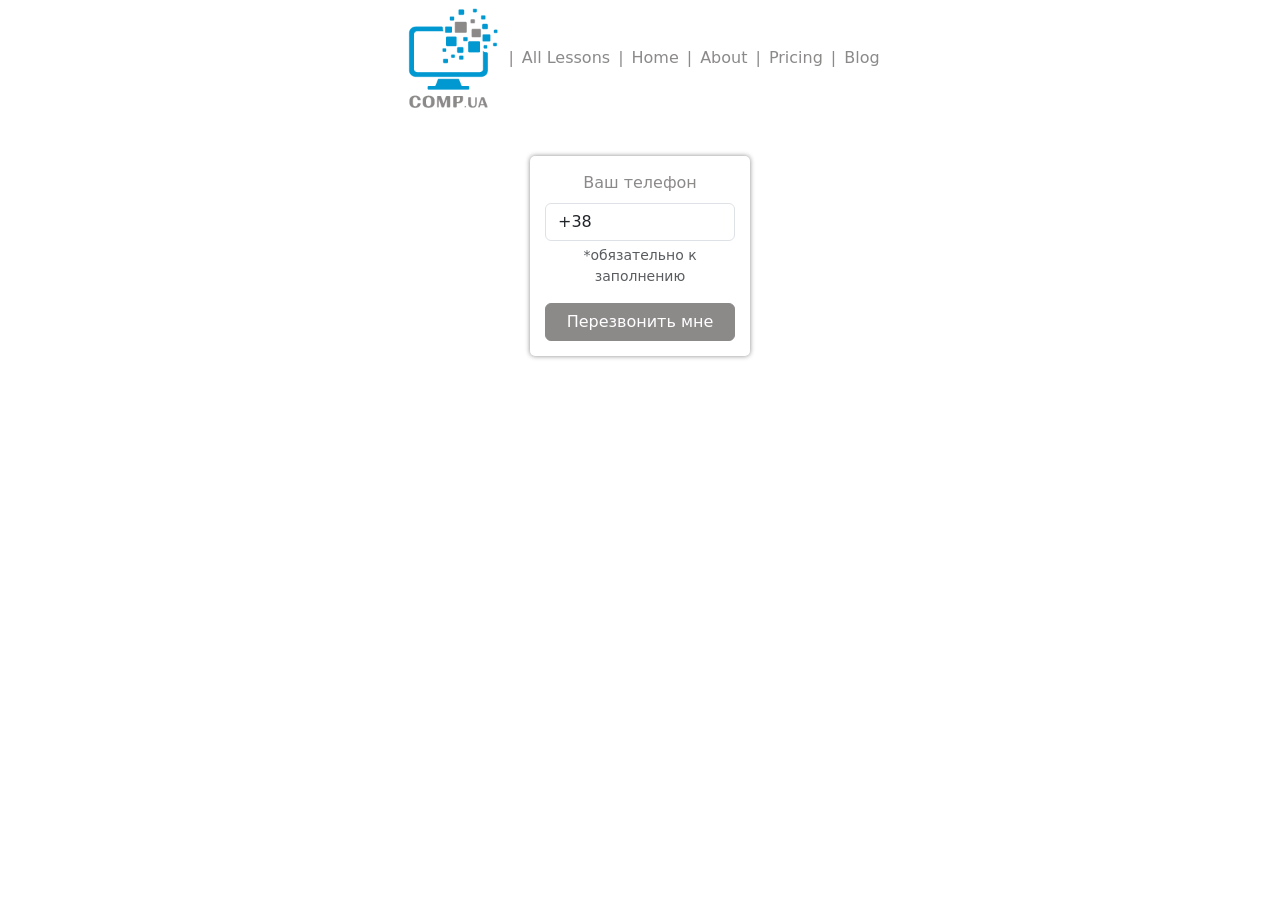
<file: lesson15/index.html>
<!DOCTYPE html>
<html lang="en">
<head>
    <meta charset="UTF-8">
    <meta http-equiv="X-UA-Compatible" content="IE=edge">
    <meta name="viewport" content="width=device-width, initial-scale=1.0">
    <title>Lesson 15</title>
    <!-- CSS only -->
<link href="https://cdn.jsdelivr.net/npm/bootstrap@5.2.0/dist/css/bootstrap.min.css" rel="stylesheet" integrity="sha384-gH2yIJqKdNHPEq0n4Mqa/HGKIhSkIHeL5AyhkYV8i59U5AR6csBvApHHNl/vI1Bx" crossorigin="anonymous">
    <link rel="stylesheet" href=".//assets/css/style.css">
</head>
<body>
    <div class="container d-flex flex-column gap-5 p-2 align-items-center">
        <header class="d-flex gap-2 align-items-center">
            <span class=""><img class="img-logo" src="./assets/img/logo.png" alt=""></span>
            <span>|</span>
            <span><a href="../">All Lessons</a></span>
            <span>|</span>
            <span> <a href="#">Home</a></span>
            <span>|</span>
            <span> <a href="#">About</a></span>
            <span>|</span>
            <span> <a href="#">Pricing</a></span>
            <span>|</span>
            <span> <a href="#">Blog</a></span>
        </header>
        <main>
            <form>
                <div class="mb-3 text-center">
                  <label for="form-control" class="form-label">Ваш телефон</label>
                  <input
                  required 
                  value="+38"
                  pattern="^\+38\([0-9]{3}\)[0-9]{3}-[0-9]{2}-[0-9]{2}$|^\+380[0-9]{9}$|^\+38\([0-9]{3}\)[0-9]{7}$"
                  type="text"
                  id="form-control"
                  class="form-control">
                  <div class="form-text">*обязательно к заполнению</div>
                  <div>спасибо</div>
                </div>
                <button type="submit" class="btn btn-primary">Перезвонить мне</button>
            </form>
        </main>
    </div>
</body>
</html>
</file>
<file: css/style.css>
@import url("https://fonts.googleapis.com/css?family=Inter:regular,600,700&display=swap");
*,
*::before,
*::after {
  padding: 0;
  margin: 0;
  border: 0;
  -webkit-box-sizing: border-box;
          box-sizing: border-box;
}

*::before,
*::after {
  display: inline-block;
}

a {
  text-decoration: none;
  color: inherit;
  display: inline-block;
}

li {
  list-style: none;
}

img {
  vertical-align: top;
}

h1,
h2,
h3,
h4,
h5,
h6 {
  font-weight: inherit;
  font-size: inherit;
}

input,
button,
textarea {
  font-family: inherit;
  font-size: inherit;
  line-height: inherit;
}

button {
  color: inherit;
  background-color: transparent;
}

button,
select,
option {
  cursor: pointer;
}

input[type=text],
input[type=email],
input[type=tel],
textarea {
  -webkit-appearance: none;
     -moz-appearance: none;
          appearance: none;
  resize: vertical;
  width: 100%;
}

input {
  width: 100%;
}

body {
  background-image: -webkit-gradient(linear, left top, left bottom, from(rgb(4, 42, 68)), to(rgb(20, 122, 142)));
  background-image: linear-gradient(rgb(4, 42, 68), rgb(20, 122, 142));
  background-repeat: no-repeat;
  background-size: cover;
  font-family: "Inter", sans-serif;
  font-size: 18px;
  color: #ffffff;
}

[class*=__container] {
  max-width: 1270px;
  margin: auto;
  padding-left: 15px;
  padding-right: 15px;
}

.wrapper {
  min-height: 100vh;
  overflow: clip;
  display: -webkit-box;
  display: -ms-flexbox;
  display: flex;
  -webkit-box-orient: vertical;
  -webkit-box-direction: normal;
      -ms-flex-direction: column;
          flex-direction: column;
}
.wrapper > main {
  -webkit-box-flex: 1;
      -ms-flex-positive: 1;
          flex-grow: 1;
  text-align: center;
  display: -webkit-box;
  display: -ms-flexbox;
  display: flex;
  padding: 10px 0;
}

.about--margin {
  margin-bottom: 20px;
}
.about__img {
  margin: 0 auto;
  margin-bottom: 10px;
  max-width: 275px;
}
.about__img img {
  border-radius: 50%;
  border: 1px solid rgb(255, 255, 255);
  height: 100%;
  width: 100%;
  aspect-ratio: 275/275;
  -o-object-fit: cover;
     object-fit: cover;
  -webkit-transition: border 0.3s;
  transition: border 0.3s;
}
.about__img img:hover {
  border: 1px solid rgba(255, 255, 255, 0.5);
}
.about__title {
  font-size: 40px;
  font-weight: 700;
  line-height: 1.3;
  margin-bottom: 5px;
}
.about__subtitle {
  font-size: 22px;
  font-weight: 600;
  line-height: 1.3;
  margin-bottom: 10px;
}
.about__text {
  text-align: justify;
}
.about__text--column {
  max-width: 350px;
  padding: 0 1px;
}
@media (max-width: 767.98px) {
  .about__text {
    max-width: 350px;
  }
}
.about__text > p:not(:last-child) {
  margin-bottom: 10px;
}

.items {
  display: grid;
  gap: 10px;
}
.items--column {
  grid-template-columns: repeat(auto-fill, minmax(290px, 350px));
  grid-auto-rows: 1fr;
  -webkit-box-pack: center;
      -ms-flex-pack: center;
          justify-content: center;
}
.items--row {
  width: 100%;
  grid-template-columns: repeat(auto-fill, minmax(320px, 3fr));
  grid-auto-rows: 1fr;
}
@media (max-width: 767.98px) {
  .items--row {
    grid-template-columns: repeat(auto-fill, minmax(290px, 350px));
  }
}

.item {
  border: 1px solid transparent;
  border-radius: 10px;
  padding: 10px;
  background-color: rgb(255, 255, 255);
  min-height: 63px;
  -webkit-transition: all 0.3s;
  transition: all 0.3s;
}
.item:hover {
  border: 1px solid rgb(255, 255, 255);
  background-color: transparent;
}
.item:hover .item__body > * {
  color: rgb(255, 255, 255);
}
.item__body {
  display: -webkit-box;
  display: -ms-flexbox;
  display: flex;
  gap: 5px;
}
.item__body--column {
  -webkit-box-orient: vertical;
  -webkit-box-direction: normal;
      -ms-flex-direction: column;
          flex-direction: column;
  -webkit-box-pack: space-evenly;
      -ms-flex-pack: space-evenly;
          justify-content: space-evenly;
  height: 100%;
}
.item__body--row {
  -webkit-box-orient: horizontal;
  -webkit-box-direction: normal;
      -ms-flex-direction: row;
          flex-direction: row;
  -webkit-box-pack: center;
      -ms-flex-pack: center;
          justify-content: center;
  -webkit-box-align: center;
      -ms-flex-align: center;
          align-items: center;
  gap: 25px;
  height: 100%;
}
.item__link {
  color: rgb(0, 0, 0);
}
.item__theory {
  color: rgb(67, 67, 67);
  font-size: 16px;
}
.item__about {
  color: rgb(67, 67, 67);
  font-size: 16px;
}
</file>
<file: lesson02/assets/css/style.css>
body {
        width: 600px;
        text-align: justify;
        margin: auto;
}

table {
        width: 100%;
}

.grey {
        color: #817f7f;
}

a {
        text-decoration: none;
}
</file>
<file: lesson03/assets/css/style.css>
body {
            width: 600px;
            text-align: justify;
            font-style: oblique;
            margin: auto;
            color: #ffffff;
            background-image: radial-gradient(circle, #085f62, #006a69, #00756e, #008072, #0b8b74);
    }
    h1 { 
            text-shadow: 0px 0px 10px #ffffff;
            text-align: center;    
    }
    h2 { 
            text-align: center;    
    }
    .but1 {
            background-color: #02507e;
            border: 1px solid #121111;
            padding: 10px;
            border-radius: 7px;
            color: #ffffff;
    }    
    .but2 {
            background-color: #037bc0;
            border: 1px solid #121111;
            padding: 10px;
            border-radius: 7px;
            color: #ffffff;
    }

    a {
        color: white;
        text-decoration: none
    }
</file>
<file: lesson04/assets/css/style.css>
* {
        box-sizing: border-box;
}

body {
        margin: 0px;
        background-image: linear-gradient(to bottom, #e7dfcc, #ece5d5, #f0eade, #f5f0e7, #f9f6f0);
}

a {
        color: whitesmoke;
        text-decoration: none;
}

article {
        background-image: url(../img/baloon.jpg);
        background-position: center;
        width: 100%;
        height: 250px;
        background-size: cover;
        text-align: justify;
        color: whitesmoke;
        margin: auto;
}

.container {
        width: 70vw;
        min-width: 676px;
        max-width: 992px;
        margin: auto;
        text-align: justify;
}


img {
        box-shadow: 0px 0px 10px rgb(20, 20, 20);
        border-radius: 10px;
        width: 100%;
        object-position: top;
        height: 250px;
        object-fit: cover;
}
</file>
<file: lesson05/assets/css/style.css>
* {
    box-sizing: border-box;
}

body {
    margin: 0px;
}
html {
    font-size: 12px;
}

a {
    color: rgb(0, 0, 0);
    text-decoration: none;
}

.container {
    width: 820px;
    background-position: center;
    background-size: cover;
    min-height: 100vh;
    background-image: url(../img/biking.jpg);
    border-left: 50px solid rgb(204, 0, 0);
    border-right: 50px solid rgb(0, 0, 119);
    margin: auto;
}

.a1 {
    text-align: center;
    color: rgb(224, 0, 0);
    font-family: 'Alfa Slab One', cursive;
    font-size: 3.7rem;
    font-weight: 100;
    margin: 40px 30px;
    text-shadow: 0px 0px 8px black;
}

.a2 {
    text-align: center;
    color: white;
    font-family: 'Carter One', cursive;
    margin: 40px 30px;
    font-size: 2rem;
    text-shadow: 0px 0px 8px rgb(0, 0, 0);
    
}

.a3 {
    text-align: center;
    color: white;
    font-family: 'Cairo', sans-serif;
    margin: 40px 30px;
    font-size: 3rem;
    font-weight: 100;
    line-height: 0.95;
    text-shadow: 0px 0px 8px rgb(0, 0, 0);
}

.a4 {
    text-align: center;
    color: white;
    font-family: 'DM Mono', monospace;
    margin: 40px 30px;
    font-size: 1.5rem;
    text-shadow: 0px 0px 8px rgb(0, 0, 0);
    
}

.a5 {
    text-align: center;
    color: orange;
    font-family: 'Mali', cursive;
    margin: 40px 30px;
    font-size: 2rem;
    font-weight: 600;
    text-shadow: 0px 0px 8px rgb(0, 0, 0);
    
}

.a6 {
    text-align: center;
    color: white;
    font-family: 'Cookie', cursive;
    margin: 40px 30px;
    font-size: 4rem;
    text-shadow: 0px 0px 8px rgb(0, 0, 0);
     
}

.a7 {
    text-align: center;
    color: rgb(5, 5, 5);
    font-family: 'Caveat', cursive;
    margin: 40px 150px;
    font-size: 3rem;
    background-color: whitesmoke;
    border-radius: 8px;
    box-shadow: 0px 0px 15px black;
    transform: rotate(-4deg);
}

.a8
 {
    text-align: right;
    color: rgb(255, 255, 255);
    font-family: 'Oswald', sans-serif;
    margin: 40px 30px;
    font-size: 2rem;
    text-shadow: 0px 0px 8px rgb(0, 0, 0);
}

.bazilio {
    color: rgb(223, 2, 2);
}
</file>
<file: lesson06/assets/css/style.css>
* {
    box-sizing: border-box;
}

body {
    margin: 0px;
    font-family: 'Roboto', sans-serif;
}
a {
    color: rgb(0, 0, 0);
    text-decoration: none;
    text-align: center;
}

header {
    text-align: center;
}

.component {
    width: 250px;
    margin: 10px auto;
    box-shadow: 0px 0px 10px black;
    border-radius: 15px;
    text-align: center;
}

.component>.bg {
    background-image: linear-gradient(to top, #b9babb, #a5a7a8, #929595, #808382, #6e7170);
    height: 100px;
    border-top-left-radius: 15px;
    border-top-right-radius: 15px;
}

.component>.img {
    width: 130px;
    border-radius: 65px;
    margin-top: -65px;
    border: 5px solid rgb(255, 253, 253);
    box-shadow: 0px 0px 10px black;
    
}

.component>h2 {
    margin: 10px;
}

.component>p {
    margin: 10px 20px;
    text-align: justify;
}


.people>span {
    font-size: 25px;
    margin:5px;
}

.component>button {
    background-color: limegreen;
    width: 210px;
    padding: 8px;
    color: white;
    border-radius: 7px;
    border-style: none;
    box-shadow: 0px 0px 5px rgb(0, 0, 0);
    margin: 20px;
    margin-top: 10px;
}

button>span {
    font-size: 20px;
}
</file>
<file: lesson07/assets/css/style.css>
* {
    box-sizing: border-box;
}

body {
    margin: 0px;
    font-family: 'Roboto', sans-serif;
    font-size: 16px;
    background-image: linear-gradient(to bottom, #ebecec, #f0f1f1, #f5f5f6, #fafafa, #ffffff);
}

a {
    text-decoration: none;
    color: rgb(0, 0, 0);
}

.container {
    width: 70vw;
    min-width: 576px;
    max-width: 992px;
    min-height: 100vh;
    margin: auto;
    display: flex;
    flex-direction: column;
}

header {
    font-weight: bold;
    padding: 10px;
    display: flex;
    align-items: center;
    gap: 15px;
    font-size: 1.1rem;
}

header>:nth-child(1) {
    font-size: 2rem;
}

header>:nth-child(2) {
    font-size: 2rem;
    font-weight: bold;
}

header>span+span {
    margin-right: auto;
}

main {
    text-align: justify;
    padding: 10px;
    flex-grow: 1;
}

main>h2 {
    text-align: center;
}

footer {
    margin: auto;
    display: flex;
    padding: 8px;
    gap: 20px;
    font-weight: bold;
}

.profile_list {
    display: flex;
    flex-wrap: wrap;
}

.component {
    margin: 5px auto;
    border: 1px solid gray;
    border-radius: 7px;
    text-align: center;
    width: calc( (100% - 3 * 10px) / 4);
}

.component>.bg {
    background-image: linear-gradient(to top, #b9babb, #a5a7a8, #929595, #808382, #6e7170);
    height: 80px;
    border-top-left-radius: 6px;
    border-top-right-radius: 6px;

}

.component>.img {
    width: 110px;
    border-radius: 55px;
    margin-top: -55px;
    border: 5px solid rgb(255, 253, 253);
    box-shadow: 0px 0px 10px black;
    align-items: center;
}

.component>h2 {
    margin: 10px;
}

.component>p {
    margin: 10px;
    text-align: justify;
}


.people>span {
    font-size: 20px;
    margin:5px;
}

.component>button {
    background-color: limegreen;
    width: 90%;
    padding: 5px;
    color: white;
    border-radius: 5px;
    border-style: none;
    margin: 5px;
}

button>span {
    font-size: 15px;
}
</file>
<file: lesson08/assets/css/style.css>
* {
    box-sizing: border-box;
}

body {
    margin: 0px;
    font-family: 'Roboto', sans-serif;
    font-size: 14px;
}

a {
    text-decoration: none;
    color: rgb(0, 0, 0);
}

.container {
    width: 50vw;
    margin: auto;
    padding: 10px;
}

.product {
    border: 2px solid rgb(204, 201, 201);
    border-bottom: 1px solid rgb(204, 201, 201);
    border-top: 1px solid rgb(204, 201, 201);
    display: flex;
    padding: 10px;
    gap: 10px;
}

.product>.info>h3 {
    margin-top: 0;
}

.photo-product {
    width: 200px;
    display: flex;
    align-items: center;
    transition: 0.3s;
}

.product:hover>.photo-product {
    transform: scale(1.2);
}

.product>div>span>img {
    width: 150px;
    padding: 10px;
}

.info {
    margin-right: auto;
    text-align: justify;
}

.info>div {
    font-size: 1.1rem;
    text-align: left;
    display: flex;
    gap: 15px; 
}

.product>.info>div>p+p {
    transition: 0.3s;
    filter: opacity(0%);
}

.product:hover>.info>div>p+p {
    filter: opacity(100%);
}

.price {
    min-width: 130px;
    max-width: 185px;
    display: flex;
    flex-wrap:wrap;
    align-content: center;
}

.price>div {
 font-weight: 600;
 color: orange;
 margin: 5px;
}

.price>div+div {
    font-weight: 400;
    color: black;
    margin: 5px;
    font-size: 0.9rem;
}

.price>button {
    width: 100%;
    background-color: orange;
    color: white;
    margin: 5px;
    padding: 5px;
    border-style: none;
}

.product>.price>button+button {
    width: 100%;
    background-color: green;
    color: white;
    padding: 5px;
    border-style: none;
    transition: 0.3s;
    filter: opacity(0%);
}

.product:hover>.price>button+button {
    filter: opacity(100%);
}
</file>
<file: lesson09/assets/css/style.css>
a {
    text-decoration: none;
    color: rgb(0, 0, 0);
}

body {
    background-image: linear-gradient(to bottom, #e5e5e5, #e8e8e8, #ebebec, #edefef, #f0f2f2);
}

main {
    text-align: justify;
}

.card {
    width: calc( (100% - 3 * 17px) / 4);
    transition: 0.5s;
}

.card:hover {
    transform: scale(1.05);
}
</file>
<file: lesson10/assets/css/style.css>
a {
    color: rgb(0, 0, 0);
    text-decoration: none;
}

p {
    text-align: justify;
}

.component {
    background-color: rgb(220, 220, 220);
    width: 700px; 
    height: 350px;
    box-shadow: 0px 0px 25px grey;
}

.photo {
    width: 100%; 
    height: 100%;
}

.photo img {
    width: 150px;
    border-radius: 75px;
    border: 5px solid rgb(220, 220, 220);
}

.blocks { 
    width: 100%; 
    height: 100%;
}

.about {
    width: 100%; 
    height: 100%;
}

.btn {
    background-color: rgb(101, 163, 99);
    color: white;
}
</file>
<file: lesson11/assets/css/style.css>
a {
    text-decoration: none;
    color: rgb(160, 159, 159);
    transition: 0.3s;
}

a:hover {
        color: rgb(0, 0, 0);
}

.card a {
    text-decoration: none;
    color: #ffffff;
}

body {
    background-image: linear-gradient(to bottom, #e4e9e9, #e0e4e5, #dddedf, #d9d9da, #d4d4d4);
}

#gridbox { 
    display: grid;
    min-height: 100vh;
    grid-template-columns: 1fr;
    grid-template-rows: auto 1fr auto auto auto;   
    grid-template-areas:    "header"   
                            "main"
                            "contacts"
                            "footer"
                            "footer2";
}

header {
    grid-area: header; 
}
main { 
    grid-area: main; 
}

.contacts {
    grid-area: contacts;
}

footer { 
    grid-area: footer;
}

.footer2 {
    grid-area: footer2;
}

.img-logo {
    width: 100%;
    border-radius: 0px;
}

.navbar-brand {
    color: rgb(232, 227, 227);
    transition: 0.3s;
}

.navbar-brand:hover {
    color: white;
}

.navbar-nav .nav-link.active {
    color: rgb(160, 159, 159);
    transition: 0.3s;
}
.navbar-nav .nav-link.active:hover {
    color: rgb(255, 255, 255);
}

#grid-cat {
    display:grid;
    gap: 20px;
    margin-top: 20px;
    grid-template-columns: 1fr 1fr 1fr;
    grid-template-areas: "grid-cat";
    text-shadow: 0px 0px 4px rgb(0, 0, 0);
    color: #ffffff;
}

.cards {
    border-radius: 0px;
}

.grid-cat {
    border-radius: 0px;
    border: 0px;
}

#grid-card {
    display:grid;
    gap: 20px;
    margin-top: 20px;
    grid-template-columns: 1fr 1fr 1fr 1fr;
    grid-template-rows: auto;
    grid-template-areas: "grid-card";
}

.cards:hover {
    transform: scale(1.05);
}

.cards {
    border: none;
    background-color: #ece8e8;
    text-align: center;
    transition: 0.5s;
    border-radius: 0px;
}

.btn {
    border-radius: 0px;
}

.price {
    color: red;
}

.copy {
    background-color: #363636;
    color: white;
    margin: 0px;
}

.navbar {
    background-color: #363636;
    color: white;
}

.btn {
    background-color: #363636;
    color: white;
}

.shipping {
    color: #eeecec;
}
</file>
<file: lesson12/assets/css/style.css>
a {
    text-decoration: none;
    margin: 20px;
}

#img-road {
    position: absolute;
    left: 20px;
    bottom: 20px;
    height: 800px;
}

#car {
    position: absolute;
    left: 100px;
    bottom: 75px;
    animation-name: drive;
    animation-duration: 5s;
    animation-iteration-count: infinite;
    animation-timing-function: linear;
}

@keyframes drive {
    0% {
        left: 100px;
        bottom: 50px;
        transform: rotate(0deg);
    }

    15% {
        left: 550px;
        bottom: 50px;
        transform: rotate(0deg);
    }

    25% {
        left: 680px;
        bottom: 90px;
        transform: rotate(-90deg);
        
    }

    40% {
        left: 680px;
        bottom: 650px;
        transform: rotate(-90deg);
    }

    50% {
        left: 600px;
        bottom: 720px;
        transform: rotate(-180deg);
    }

    65% {

        left: 55px;
        bottom: 720px;
        transform: rotate(-180deg)
    }

    75% {
        left: 15px;
        bottom: 670px;
        transform: rotate(-270deg);
    }

    90% {
        left: 15px;
        bottom: 75px;
        transform: rotate(-270deg);
    }

    100% {
        left: 100px;
        bottom: 50px;
        transform: rotate(-360deg);
    }

    










}
</file>
<file: lesson13/assets/css/style.css>
a {
    text-decoration: none;
    color: rgb(160, 159, 159);
    transition: 0.3s;
}

a:hover {
        color: rgb(0, 0, 0);
}

.card a {
    text-decoration: none;
    color: #ffffff;
}

body {
    background-image: linear-gradient(to bottom, #e4e9e9, #e0e4e5, #dddedf, #d9d9da, #d4d4d4);
}

.container {
    width: 100%;
}

#gridbox { 
    display: grid;
    min-height: 100vh;
    grid-template-columns: 1fr;
    grid-template-rows: auto 1fr auto auto auto;   
    grid-template-areas:    "header"   
                            "main"
                            "contacts"
                            "footer"
                            "footer2";
}

header {
    grid-area: header; 
}

@media (min-width:768px) {
    .header {
        padding: 25px;}
}

.home {
    gap: 5px;
    padding: 3px;
    text-align: center;
}

@media (min-width:768px) {
    .home {
         gap: 15px; }
}

@media (min-width:768px) {
    main {
        padding: 25px;
        padding-top: 0px;}
}

@media (min-width:768px) {
    .contacts {
        padding: 25px;}
}

@media (min-width:768px) {
    .footer-1 {
        padding: 25px;}
}

main { 
    grid-area: main; 
}

.contacts {
    grid-area: contacts;
}

footer { 
    grid-area: footer;
}

.footer2 {
    grid-area: footer2;
}

.img-logo {
    width: 100%;
    border-radius: 0px;
}

.img-logo {
    display: none;
}

@media (min-width:768px) {
    .img-logo {display: inline;
    }
}

.navbar-brand {
    color: rgb(232, 227, 227);
    transition: 0.3s;
}

.navbar-brand:hover {
    color: white;
}

.navbar-nav .nav-link.active {
    color: rgb(160, 159, 159);
    transition: 0.3s;
}
.navbar-nav .nav-link.active:hover {
    color: rgb(255, 255, 255);
}

#grid-cat {
    display:grid;
    grid-template-columns: 1fr;
    grid-template-rows: auto auto auto;
    grid-template-areas:    "grid-cat"
                            "grid-cat"
                            "grid-cat";
    text-shadow: 0px 0px 4px rgb(0, 0, 0);
    color: #ffffff;
}

@media (min-width:768px){
    #grid-cat {
        gap: 15px;
        margin-top: 15px;
        grid-template-columns: 1fr 1fr 1fr;
        grid-template-areas: "grid-cat";
    }
}

.grid-cat {
    border-radius: 0px;
    border: 0px;
    min-width: 200px;
}

#grid-card {
    display:grid;
    align-items: center;
    grid-template-columns: 1fr;
    grid-template-rows: auto auto auto;
    grid-template-areas:    "grid-card"
                            "grid-card"
                            "grid-card"
                            "grid-card"
                            "grid-card"
                            "grid-card"
                            "grid-card"
                            "grid-card";
}

@media (min-width:768px) {
    #grid-card {
        gap: 15px;
        margin-top: 15px;
        grid-template-columns: 1fr 1fr 1fr 1fr;
        grid-template-rows: auto;
        grid-template-areas: "grid-card";
    }
}

.contacts {
    display: grid;
    grid-template-columns: auto;
    grid-row: auto;
    text-align: center;
    grid-template-areas:    
                        "shipping"
                        "CALL"
                        "delivery";
}

@media (min-width:768px) {
    .contacts {
        grid-template-columns: auto 1fr auto;
        grid-template-rows: auto;
        grid-template-areas: "shipping CALL delivery";

    }
}

.footer-1 {
    display: grid;
    text-align: center;
    grid-template-columns: 1fr 1fr;
    grid-row: auto / auto;
    grid-template-areas:    "Information Service"
                            "Extras Account";
}

@media (min-width:768px) {
    .footer-1 {
        grid-template-columns: 1fr 1fr 1fr 1fr;
        grid-template-rows: auto;
        grid-template-areas: "Information Service Extras Account";
    }
}

.shipping {
    grid-area: shipping;
}

.CALL {
    grid-area: CALL;
}

.delivery {
    grid-area: delivery;
}

@media (min-width:768px) {
    .cards:hover {
        transform: scale(1.05);
    }
}

.cards {
    
    background-color: #ece8e8;
    text-align: center;
    transition: 0.5s;
    border: 3px solid #ffffff;
}

@media (min-width:768px) {
    .cards {
        border: none;
    }
}

.btn {
    border-radius: 0px;
}

.price {
    color: red;
}

.copy {
    background-color: #363636;
    color: white;
    margin: 0px;
}

.navbar {
    background-color: #363636;
    color: white;
}

.btn {
    background-color: #363636;
    color: white;
}

.shipping {
    color: #eeecec;
    padding-top: 10px;
}

.delivery {
    color: #eeecec;
    padding-bottom: 10px;
}
</file>
<file: lesson15/assets/css/style.css>
a {
    text-decoration: none;
    color: #8c8989;
}

body {
   color: #8c8989;
}

.img-logo {
    width: 100px;
}

.container {
    min-height: 100vh;
    width: 600px;
}

form {
    width: 220px;
    box-shadow: 0px 0px 5px #8c8989;
    border-radius: 5px;
    padding: 15px;
}

.btn {
    width: 100%;
    background-color: #8c8989;
    border-color: #8c8989;
}

.btn:hover {
    background-color: #0098d0;
    border-color: #0098d0;
}

input:valid+div {
    display: none;
}

input:invalid+div+div {
    display: none;
}
</file>
